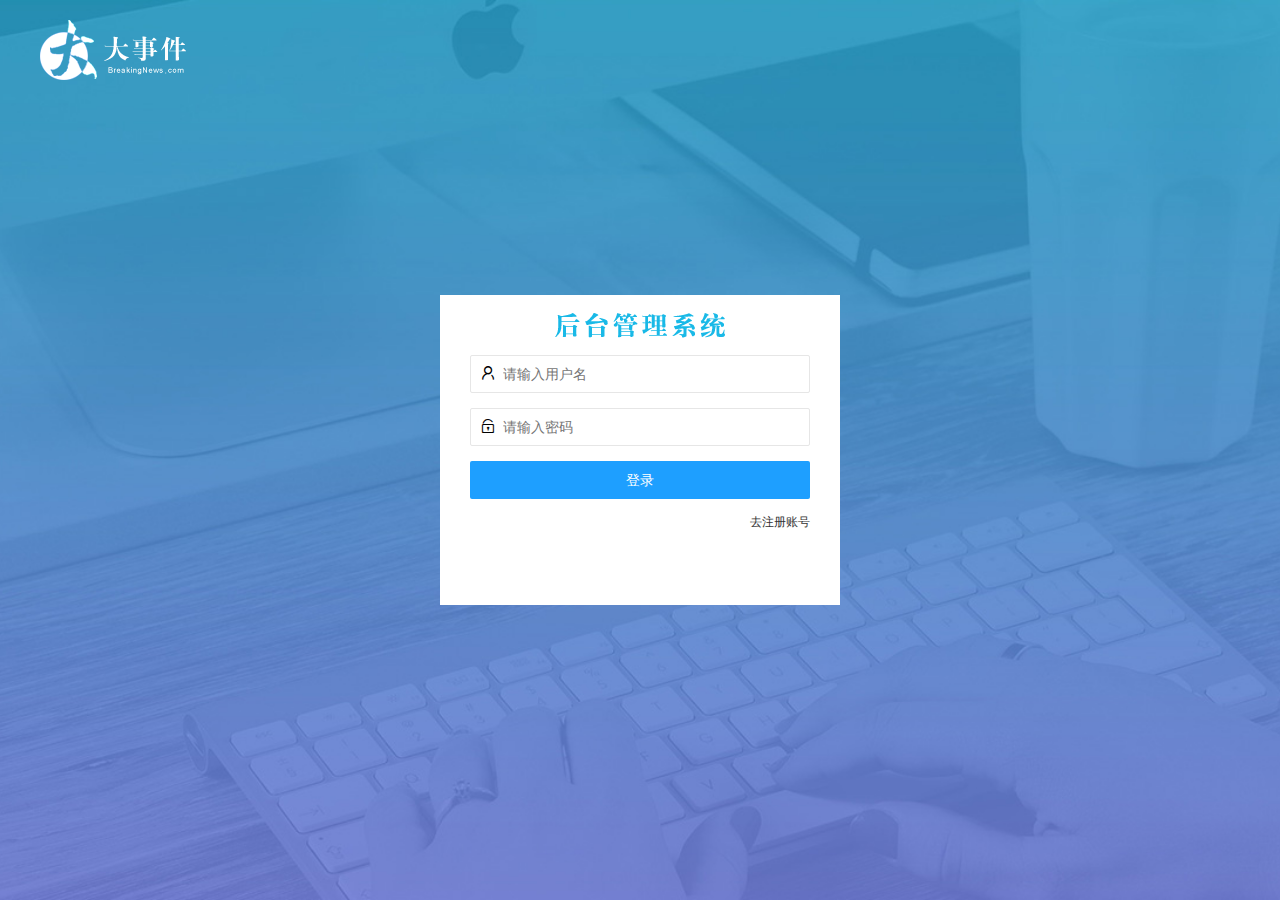
<file: login.html>
<!DOCTYPE html>
<html lang="en">

<head>
    <meta charset="UTF-8">
    <meta name="viewport" content="width=device-width, initial-scale=1.0">
    <title>大事件--登录</title>
    <!-- 先引入layui -->
    <link rel="stylesheet" href="/assets/lib/layui/css/layui.css">
    <!-- 再引入login.css,方便修改样式并覆盖 -->
    <link rel="stylesheet" href="/assets/css/login.css">
</head>

<body>
    <!-- 头部logo区域 -->
    <div class="header">
        <img src="/assets/images/logo.png" alt="">
    </div>

    <!-- 登录注册区域 -->
    <div class="loginAndRegBox">
        <!-- 1.顶部标题 -->
        <div class="title-box">
        </div>
        <!-- 2.登录的div -->
        <div class="login-box">
            <!-- 登录的表单 -->
            <form class="layui-form" id="form-login">
                <!-- 用户名 -->
                <div class="layui-form-item">
                    <i class="layui-icon layui-icon-username"></i>
                    <input type="text" name="username" required lay-verify="required" placeholder="请输入用户名" autocomplete="off" class="layui-input">
                </div>
                <!-- 密码 -->
                <div class="layui-form-item">
                    <i class="layui-icon layui-icon-password"></i>
                    <input type="password" name="password" required lay-verify="required|pwd" placeholder="请输入密码" autocomplete="off" class="layui-input">
                </div>
                <!-- 登录按钮 -->
                <div class="layui-form-item">
                    <button class="layui-btn layui-btn-fluid  layui-btn-normal" lay-submit>登录</button>
                </div>
                <!-- a链接 -->
                <div class="layui-form-item links">
                    <a href="javascript:;" id="link_reg">去注册账号</a>
                </div>
            </form>
        </div>
        <!-- 3.注册的div -->
        <div class="reg-box" style="display: none">
            <!-- 注册的表单 -->
            <form class="layui-form" id="form-reg">
                <!-- 用户名 -->
                <div class="layui-form-item">
                    <i class="layui-icon layui-icon-username"></i>
                    <input type="text" name="username" required lay-verify="required" placeholder="请输入用户名" autocomplete="off" class="layui-input">
                </div>
                <!-- 密码 -->
                <div class="layui-form-item">
                    <i class="layui-icon layui-icon-password"></i>
                    <input type="password" name="password" required lay-verify="required|pwd" placeholder="请输入密码" autocomplete="off" class="layui-input">
                </div>
                <!-- 再次输入密码 -->
                <div class="layui-form-item">
                    <i class="layui-icon layui-icon-password"></i>
                    <input type="password" name="repassword" required lay-verify="required|pwd|repwd" placeholder="再次确认密码" autocomplete="off" class="layui-input">
                </div>
                <!-- 注册按钮 -->
                <div class="layui-form-item">
                    <button class="layui-btn layui-btn-fluid  layui-btn-normal" lay-submit>注册</button>
                </div>
                <!-- a链接 -->
                <div class="layui-form-item links">
                    <a href="javascript:;" id="link_login">去登录</a>
                </div>
            </form>
        </div>

    </div>

    <!-- 导入Layui的js文件 -->
    <script src="/assets/lib/layui/layui.all.js"></script>
    <!-- 引入jquery -->
    <script src="/assets/lib/jquery.js"></script>
    <!-- 在jQuery之后,自己的js之前 -->
    <script src="/assets/js/baseAPI.js"></script>
    <!-- 引入自己的js -->
    <script src="/assets/js/login.js "></script>
</body>

</html>
</file>
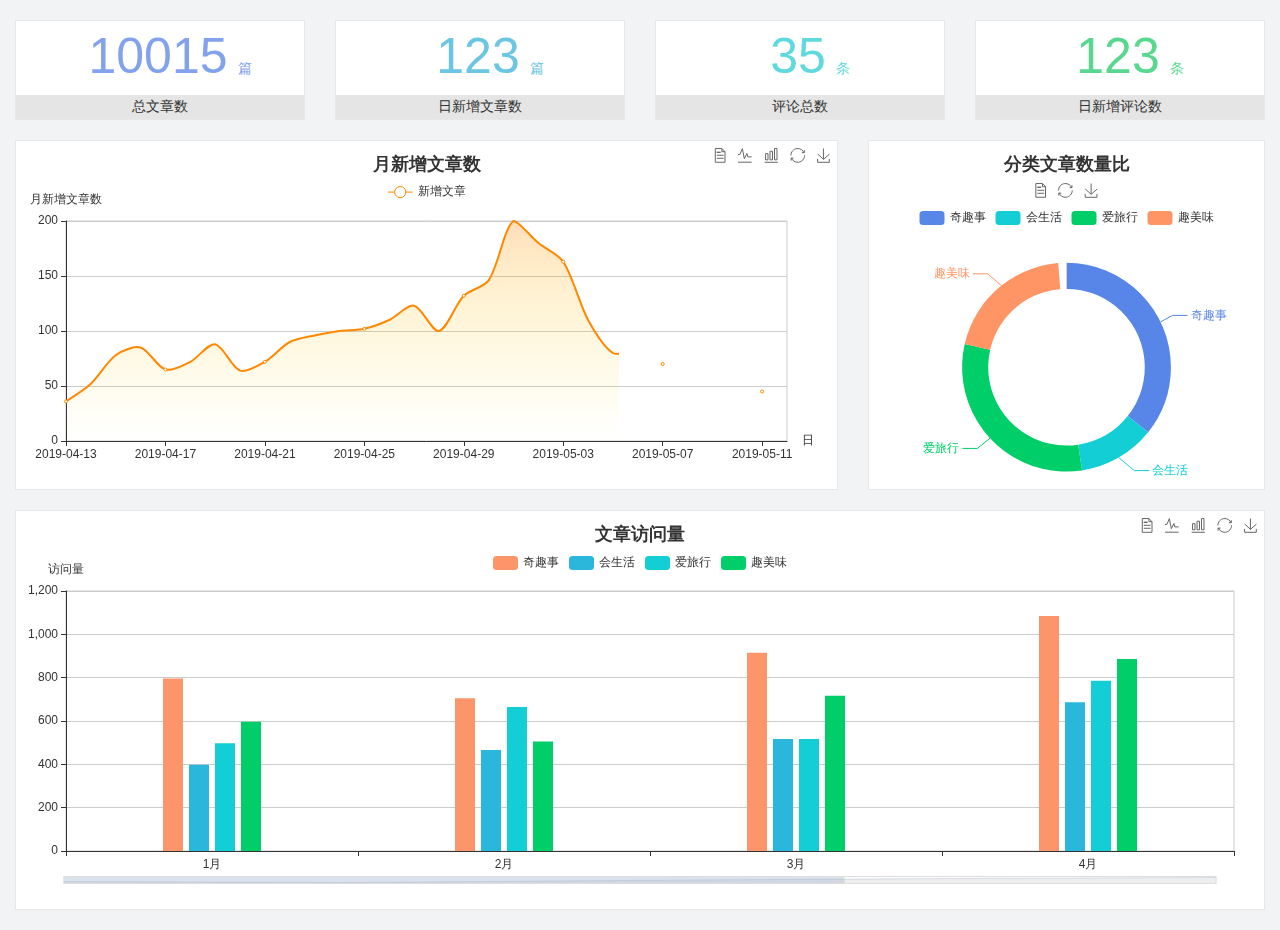
<file: home/dashboard.html>
<!DOCTYPE html>
<html lang="en">

<head>
  <meta charset="UTF-8">
  <meta name="viewport" content="width=device-width, initial-scale=1.0">
  <meta http-equiv="X-UA-Compatible" content="ie=edge">
  <title>图表统计</title>
  <link rel="stylesheet" href="../assets/lib/bootstrap.css" />
  <link rel="stylesheet" href="../assets/lib/main.css" />
  <script src="../assets/lib/jquery.js"></script>
  <script type="text/javascript" src="../assets/lib/echarts.min.js"></script>
</head>

<body>
  <div class="container-fluid">
    <div class="row spannel_list">
      <div class="col-sm-3 col-xs-6">
        <div class="spannel">
          <em>10015</em><span>篇</span>
          <b>总文章数</b>
        </div>
      </div>
      <div class="col-sm-3 col-xs-6">
        <div class="spannel scolor01">
          <em>123</em><span>篇</span>
          <b>日新增文章数</b>
        </div>
      </div>
      <div class="col-sm-3 col-xs-6">
        <div class="spannel scolor02">
          <em>35</em><span>条</span>
          <b>评论总数</b>
        </div>
      </div>
      <div class="col-sm-3 col-xs-6">
        <div class="spannel scolor03">
          <em>123</em><span>条</span>
          <b>日新增评论数</b>
        </div>
      </div>
    </div>
  </div>

  <div class="container-fluid">
    <div class="row curve-pie">
      <div class="col-lg-8 col-md-8">
        <div class="gragh_pannel" id="curve_show"></div>
      </div>
      <div class="col-lg-4 col-md-4">
        <div class="gragh_pannel" id="pie_show"></div>
      </div>
    </div>
  </div>

  <div class="container-fluid">
    <div class="column_pannel" id="column_show"></div>
  </div>

  <script>
    var oChart = echarts.init(document.getElementById('curve_show'));
    var aList_all = [
      { 'count': 36, 'date': '2019-04-13' },
      { 'count': 52, 'date': '2019-04-14' },
      { 'count': 78, 'date': '2019-04-15' },
      { 'count': 85, 'date': '2019-04-16' },
      { 'count': 65, 'date': '2019-04-17' },
      { 'count': 72, 'date': '2019-04-18' },
      { 'count': 88, 'date': '2019-04-19' },
      { 'count': 64, 'date': '2019-04-20' },
      { 'count': 72, 'date': '2019-04-21' },
      { 'count': 90, 'date': '2019-04-22' },
      { 'count': 96, 'date': '2019-04-23' },
      { 'count': 100, 'date': '2019-04-24' },
      { 'count': 102, 'date': '2019-04-25' },
      { 'count': 110, 'date': '2019-04-26' },
      { 'count': 123, 'date': '2019-04-27' },
      { 'count': 100, 'date': '2019-04-28' },
      { 'count': 132, 'date': '2019-04-29' },
      { 'count': 146, 'date': '2019-04-30' },
      { 'count': 200, 'date': '2019-05-01' },
      { 'count': 180, 'date': '2019-05-02' },
      { 'count': 163, 'date': '2019-05-03' },
      { 'count': 110, 'date': '2019-05-04' },
      { 'count': 80, 'date': '2019-05-05' },
      { 'count': 82, 'date': '2019-05-06' },
      { 'count': 70, 'date': '2019-05-07' },
      { 'count': 65, 'date': '2019-05-08' },
      { 'count': 54, 'date': '2019-05-09' },
      { 'count': 40, 'date': '2019-05-10' },
      { 'count': 45, 'date': '2019-05-11' },
      { 'count': 38, 'date': '2019-05-12' },
    ];

    let aCount = [];
    let aDate = [];

    for (var i = 0; i < aList_all.length; i++) {
      aCount.push(aList_all[i].count);
      aDate.push(aList_all[i].date);
    }

    var chartopt = {
      title: {
        text: '月新增文章数',
        left: 'center',
        top: '10'
      },
      tooltip: {
        trigger: 'axis'
      },
      legend: {
        data: ['新增文章'],
        top: '40'
      },
      toolbox: {
        show: true,
        feature: {
          mark: { show: true },
          dataView: { show: true, readOnly: false },
          magicType: { show: true, type: ['line', 'bar'] },
          restore: { show: true },
          saveAsImage: { show: true }
        }
      },
      calculable: true,
      xAxis: [
        {
          name: '日',
          type: 'category',
          boundaryGap: false,
          data: aDate
        }
      ],
      yAxis: [
        {
          name: '月新增文章数',
          type: 'value'
        }
      ],
      series: [
        {
          name: '新增文章',
          type: 'line',
          smooth: true,
          itemStyle: { normal: { areaStyle: { type: 'default' }, color: '#f80' }, lineStyle: { color: '#f80' } },
          data: aCount
        }],
      areaStyle: {
        normal: {
          color: new echarts.graphic.LinearGradient(0, 0, 0, 1, [{
            offset: 0,
            color: 'rgba(255,136,0,0.39)'
          }, {
            offset: .34,
            color: 'rgba(255,180,0,0.25)'
          }, {
            offset: 1,
            color: 'rgba(255,222,0,0.00)'
          }])

        }
      },
      grid: {
        show: true,
        x: 50,
        x2: 50,
        y: 80,
        height: 220
      }
    };

    oChart.setOption(chartopt);


    var oPie = echarts.init(document.getElementById('pie_show'));
    var oPieopt =
    {
      title: {
        top: 10,
        text: '分类文章数量比',
        x: 'center'
      },
      tooltip: {
        trigger: 'item',
        formatter: "{a} <br/>{b} : {c} ({d}%)"
      },
      color: ['#5885e8', '#13cfd5', '#00ce68', '#ff9565'],
      legend: {
        x: 'center',
        top: 65,
        data: ['奇趣事', '会生活', '爱旅行', '趣美味']
      },
      toolbox: {
        show: true,
        x: 'center',
        top: 35,
        feature: {
          mark: { show: true },
          dataView: { show: true, readOnly: false },
          magicType: {
            show: true,
            type: ['pie', 'funnel'],
            option: {
              funnel: {
                x: '25%',
                width: '50%',
                funnelAlign: 'left',
                max: 1548
              }
            }
          },
          restore: { show: true },
          saveAsImage: { show: true }
        }
      },
      calculable: true,
      series: [
        {
          name: '访问来源',
          type: 'pie',
          radius: ['45%', '60%'],
          center: ['50%', '65%'],
          data: [
            { value: 300, name: '奇趣事' },
            { value: 100, name: '会生活' },
            { value: 260, name: '爱旅行' },
            { value: 180, name: '趣美味' }
          ]
        }
      ]
    };
    oPie.setOption(oPieopt);



    var oColumn = this.echarts.init(document.getElementById('column_show'));
    var oColumnopt =
    {
      title: {
        text: '文章访问量',
        left: 'center',
        top: '10'
      },
      tooltip: {
        trigger: 'axis'
      },
      legend: {
        data: ['奇趣事', '会生活', '爱旅行', '趣美味'],
        top: '40'
      },
      toolbox: {
        show: true,
        feature: {
          mark: { show: true },
          dataView: { show: true, readOnly: false },
          magicType: { show: true, type: ['line', 'bar'] },
          restore: { show: true },
          saveAsImage: { show: true }
        }
      },
      calculable: true,
      xAxis: [
        {
          type: 'category',
          data: ['1月', '2月', '3月', '4月', '5月']
        }
      ],
      yAxis: [
        {
          name: '访问量',
          type: 'value'
        }
      ],
      series: [
        {
          name: '奇趣事',
          type: 'bar',
          barWidth: 20,
          itemStyle: {
            normal: { areaStyle: { type: 'default' }, color: '#fd956a' }
          },
          data: [800, 708, 920, 1090, 1200]
        },
        {
          name: '会生活',
          type: 'bar',
          barWidth: 20,
          itemStyle: {
            normal: { areaStyle: { type: 'default' }, color: '#2bb6db' }
          },
          data: [400, 468, 520, 690, 800]
        },
        {
          name: '爱旅行',
          type: 'bar',
          barWidth: 20,
          itemStyle: {
            normal: { areaStyle: { type: 'default' }, color: '#13cfd5' }
          },
          data: [500, 668, 520, 790, 900]
        },
        {
          name: '趣美味',
          type: 'bar',
          barWidth: 20,
          itemStyle: {
            normal: { areaStyle: { type: 'default' }, color: '#00ce68' }
          },
          data: [600, 508, 720, 890, 1000]
        }
      ],
      grid: {
        show: true,
        x: 50,
        x2: 30,
        y: 80,
        height: 260
      },
      dataZoom: [//给x轴设置滚动条
        {
          start: 0,//默认为0
          end: 100 - 1000 / 31,//默认为100
          type: 'slider',
          show: true,
          xAxisIndex: [0],
          handleSize: 0,//滑动条的 左右2个滑动条的大小
          height: 8,//组件高度
          left: 45, //左边的距离
          right: 50,//右边的距离
          bottom: 26,//右边的距离
          handleColor: '#ddd',//h滑动图标的颜色
          handleStyle: {
            borderColor: "#cacaca",
            borderWidth: "1",
            shadowBlur: 2,
            background: "#ddd",
            shadowColor: "#ddd",
          }
        }]
    };
    oColumn.setOption(oColumnopt);
  </script>
</body>

</html>
</file>
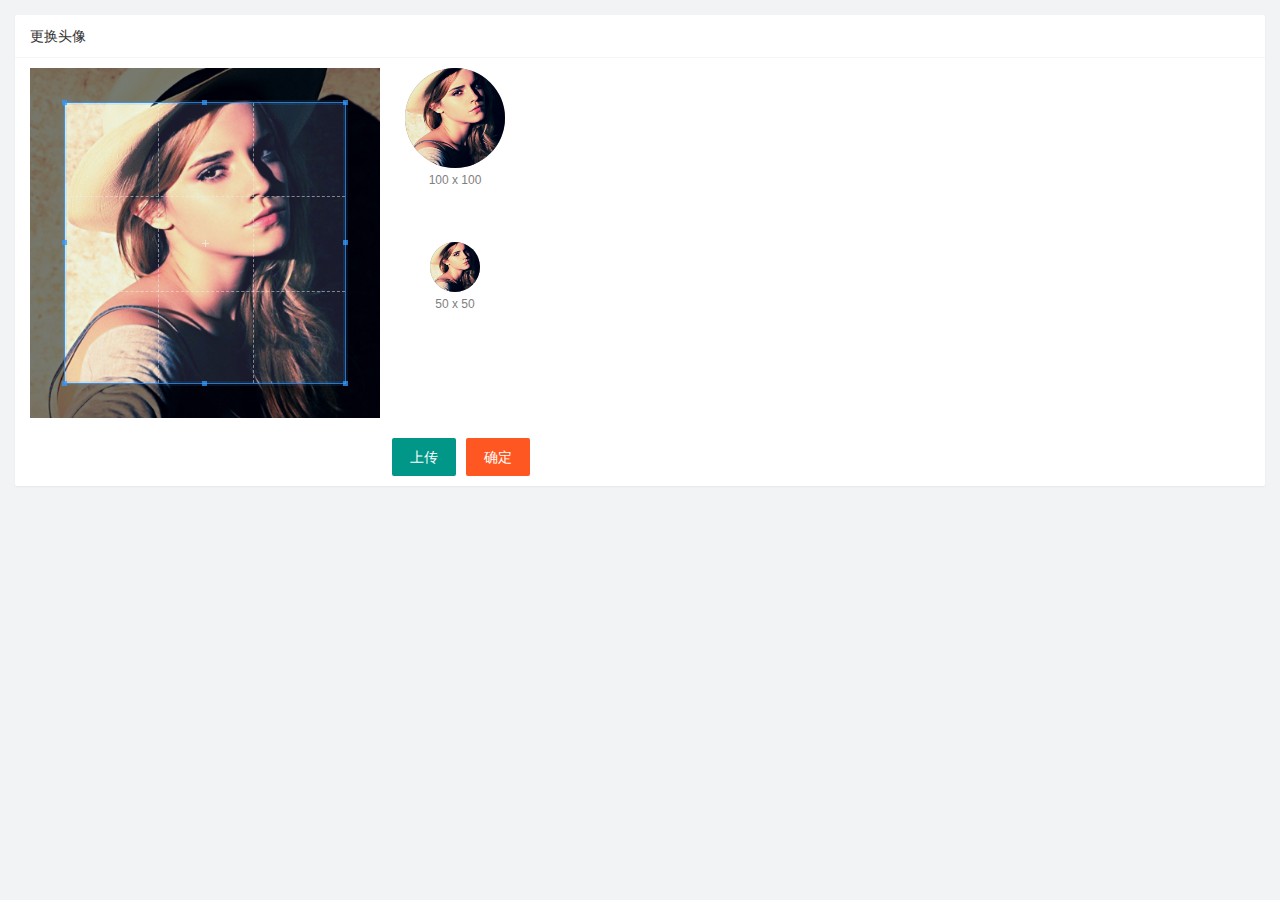
<file: user/user_avatar.html>
<!DOCTYPE html>
<html lang="en">

<head>
    <meta charset="UTF-8">
    <meta name="viewport" content="width=device-width, initial-scale=1.0">
    <title>Document</title>
    <link rel="stylesheet" href="/assets/lib/layui/css/layui.css">
    <link rel="stylesheet" href="/assets/css/user_avatar.css">
    <link rel="stylesheet" href="/assets/lib/cropper/cropper.css">
</head>

<body>
    <div class="layui-card">
        <div class="layui-card-header">更换头像</div>
        <div class="layui-card-body">
            <!-- 第一行的图片裁剪和预览区域 -->
            <div class="row1">
                <!-- 图片裁剪区域 -->
                <div class="cropper-box">
                    <!-- 这个 img 标签很重要，将来会把它初始化为裁剪区域 -->
                    <img id="image" src="/assets/images/sample.jpg" />
                </div>
                <!-- 图片的预览区域 -->
                <div class="preview-box">
                    <div>
                        <!-- 宽高为 100px 的预览区域 -->
                        <div class="img-preview w100"></div>
                        <p class="size">100 x 100</p>
                    </div>
                    <div>
                        <!-- 宽高为 50px 的预览区域 -->
                        <div class="img-preview w50"></div>
                        <p class="size">50 x 50</p>
                    </div>
                </div>
            </div>
            <!-- 第二行的按钮区域 -->
            <div class="row2">
                <!-- accept 设置可上传的文件类型 -->
                <input type="file" id="file" accept="image/png,image/jpeg">
                <button type="button" class="layui-btn" id="btnChooseImage">上传</button>
                <button type="button" id="btnUpload" class="layui-btn layui-btn-danger">确定</button>
            </div>
        </div>
    </div>

    <!-- 引入layui 的 js -->
    <script src="/assets/lib/layui/layui.all.js"></script>
    <!-- 引入jQuery -->
    <script src="/assets/lib/jquery.js"></script>
    <!-- 引入baseAPI -->
    <script src="/assets/js/baseAPI.js"></script>
    <!-- 引入自己的js -->
    <script src="/assets/js/user/user_avatar.js"></script>
    <script src="/assets/lib/cropper/Cropper.js"></script>
    <script src="/assets/lib/cropper/jquery-cropper.js"></script>
</body>

</html>
</file>
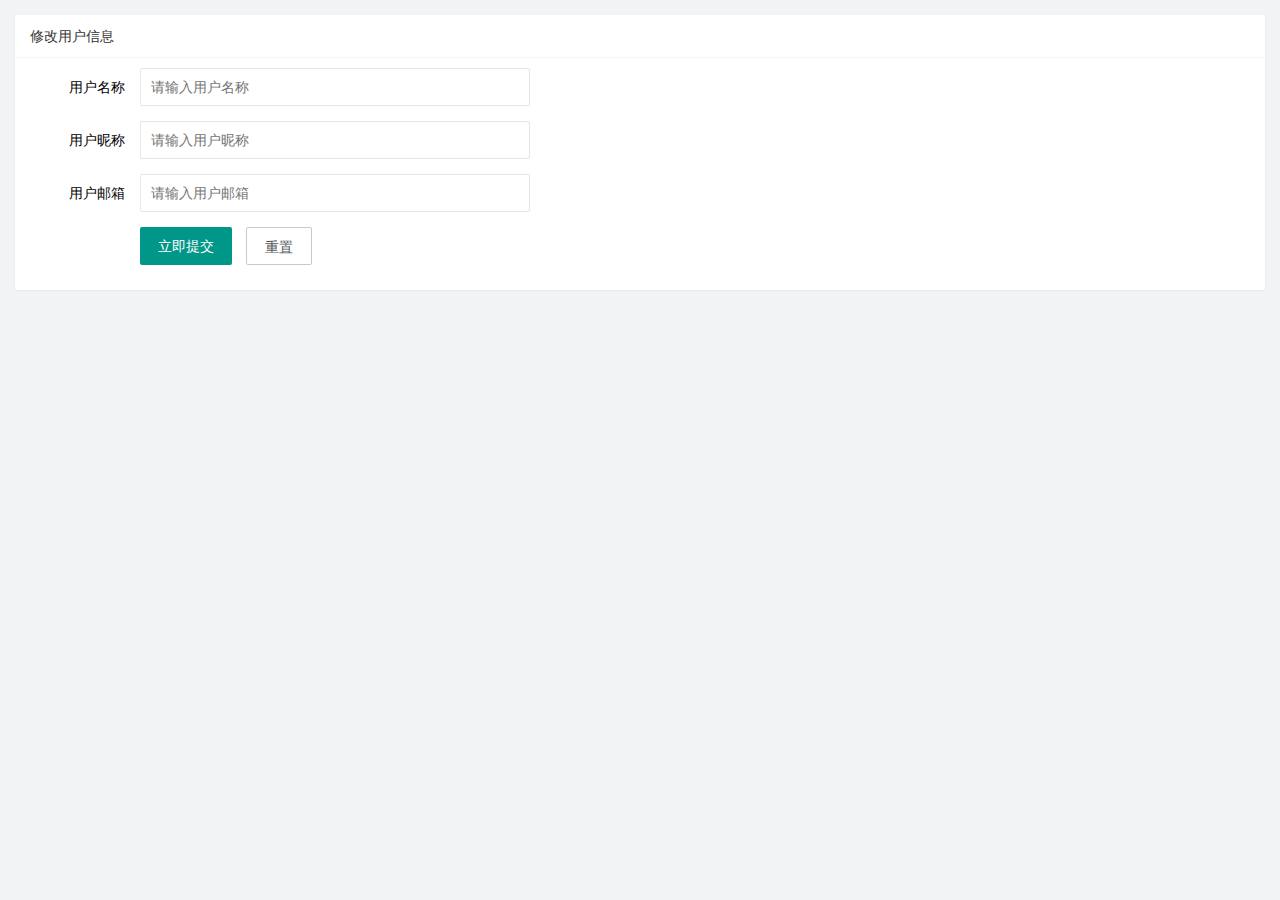
<file: user/user_info.html>
<!DOCTYPE html>
<html lang="en">

<head>
    <meta charset="UTF-8">
    <meta name="viewport" content="width=device-width, initial-scale=1.0">
    <title>Document</title>
    <link rel="stylesheet" href="/assets/lib/layui/css/layui.css">
    <link rel="stylesheet" href="/assets/css/user_info.css">
</head>

<body>
    <!-- 卡片区域 -->
    <div class="layui-card">
        <div class="layui-card-header">修改用户信息</div>
        <div class="layui-card-body">
            <form class="layui-form" lay-filter="formUserInfo">
                <!-- 隐藏域保存id -->
                <input type="hidden" name="id">
                <!-- 1 -->
                <div class="layui-form-item">
                    <label class="layui-form-label">用户名称</label>
                    <div class="layui-input-block">
                        <input type="text" name="username" readonly required lay-verify="required" placeholder="请输入用户名称" autocomplete="off" class="layui-input">
                    </div>
                </div>
                <!-- 2 -->
                <div class="layui-form-item">
                    <label class="layui-form-label">用户昵称</label>
                    <div class="layui-input-block">
                        <input type="text" name="nickname" required lay-verify="required|nickname" placeholder="请输入用户昵称" autocomplete="off" class="layui-input">
                    </div>
                </div>
                <!-- 3 -->
                <div class="layui-form-item">
                    <label class="layui-form-label">用户邮箱</label>
                    <div class="layui-input-block">
                        <input type="text" name="email" required lay-verify="required|email" placeholder="请输入用户邮箱" autocomplete="off" class="layui-input">
                    </div>
                </div>
                <!-- 4 -->
                <div class="layui-form-item">
                    <div class="layui-input-block">
                        <button class="layui-btn" lay-submit lay-filter="formDemo">立即提交</button>
                        <button id="btnReset" type="reset" class="layui-btn layui-btn-primary">重置</button>
                    </div>
                </div>
            </form>
        </div>
    </div>

    <!-- 引入layui 的 js -->
    <script src="/assets/lib/layui/layui.all.js "></script>
    <!-- 引入jQuery -->
    <script src="/assets/lib/jquery.js"></script>
    <!-- 引入baseAPI -->
    <script src="/assets/js/baseAPI.js"></script>
    <!-- 引入自己的js -->
    <script src="/assets/js/user/user_info.js"></script>
</body>

</html>
</file>
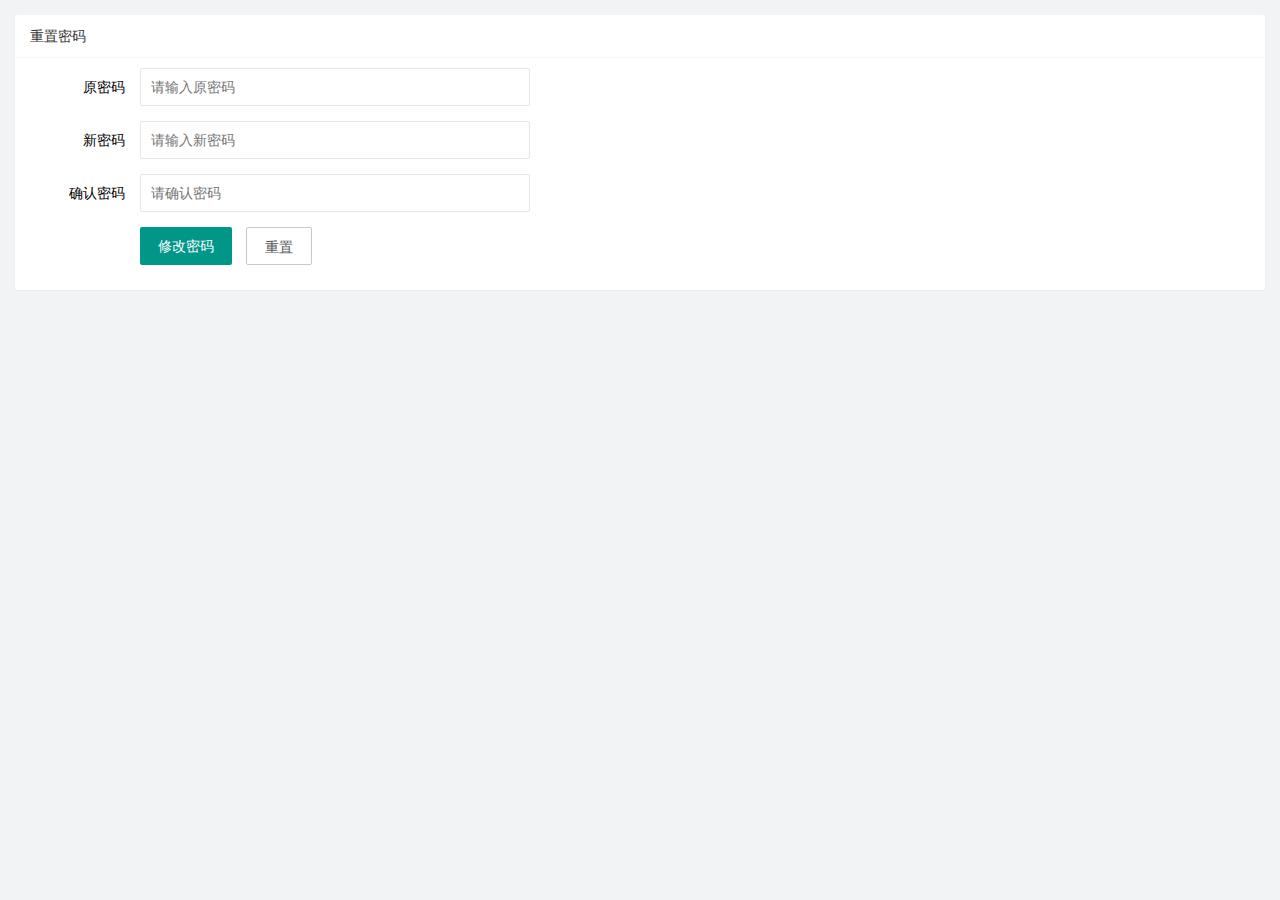
<file: user/user_pwd.html>
<!DOCTYPE html>
<html lang="en">

<head>
    <meta charset="UTF-8">
    <meta name="viewport" content="width=device-width, initial-scale=1.0">
    <title>Document</title>
    <link rel="stylesheet" href="/assets/lib/layui/css/layui.css">
    <link rel="stylesheet" href="/assets/css/user_pwd.css">
</head>

<body>
    <div class="layui-card">
        <div class="layui-card-header">重置密码</div>
        <div class="layui-card-body">
            <form class="layui-form">
                <div class="layui-form-item">
                    <label class="layui-form-label">原密码</label>
                    <div class="layui-input-block">
                        <input type="password" name="oldPwd" required lay-verify="required|pwd" placeholder="请输入原密码" autocomplete="off" class="layui-input">
                    </div>
                </div>
                <div class="layui-form-item">
                    <label class="layui-form-label">新密码</label>
                    <div class="layui-input-block">
                        <input type="password" name="newPwd" required lay-verify="required|pwd|samePwd" placeholder="请输入新密码" autocomplete="off" class="layui-input">
                    </div>
                </div>
                <div class="layui-form-item">
                    <label class="layui-form-label">确认密码</label>
                    <div class="layui-input-block">
                        <input type="password" name="rePwd" required lay-verify="required|pwd|rePwd" placeholder="请确认密码" autocomplete="off" class="layui-input">
                    </div>
                </div>
                <div class="layui-form-item">
                    <div class="layui-input-block">
                        <button class="layui-btn" lay-submit lay-filter="formDemo">修改密码</button>
                        <button type="reset" class="layui-btn layui-btn-primary">重置</button>
                    </div>
                </div>
            </form>
        </div>
    </div>

    <!-- 引入layui 的 js -->
    <script src="/assets/lib/layui/layui.all.js "></script>
    <!-- 引入jQuery -->
    <script src="/assets/lib/jquery.js"></script>
    <!-- 引入baseAPI -->
    <script src="/assets/js/baseAPI.js"></script>
    <!-- 引入自己的js -->
    <script src="/assets/js/user/user_pwd.js"></script>
</body>

</html>
</file>
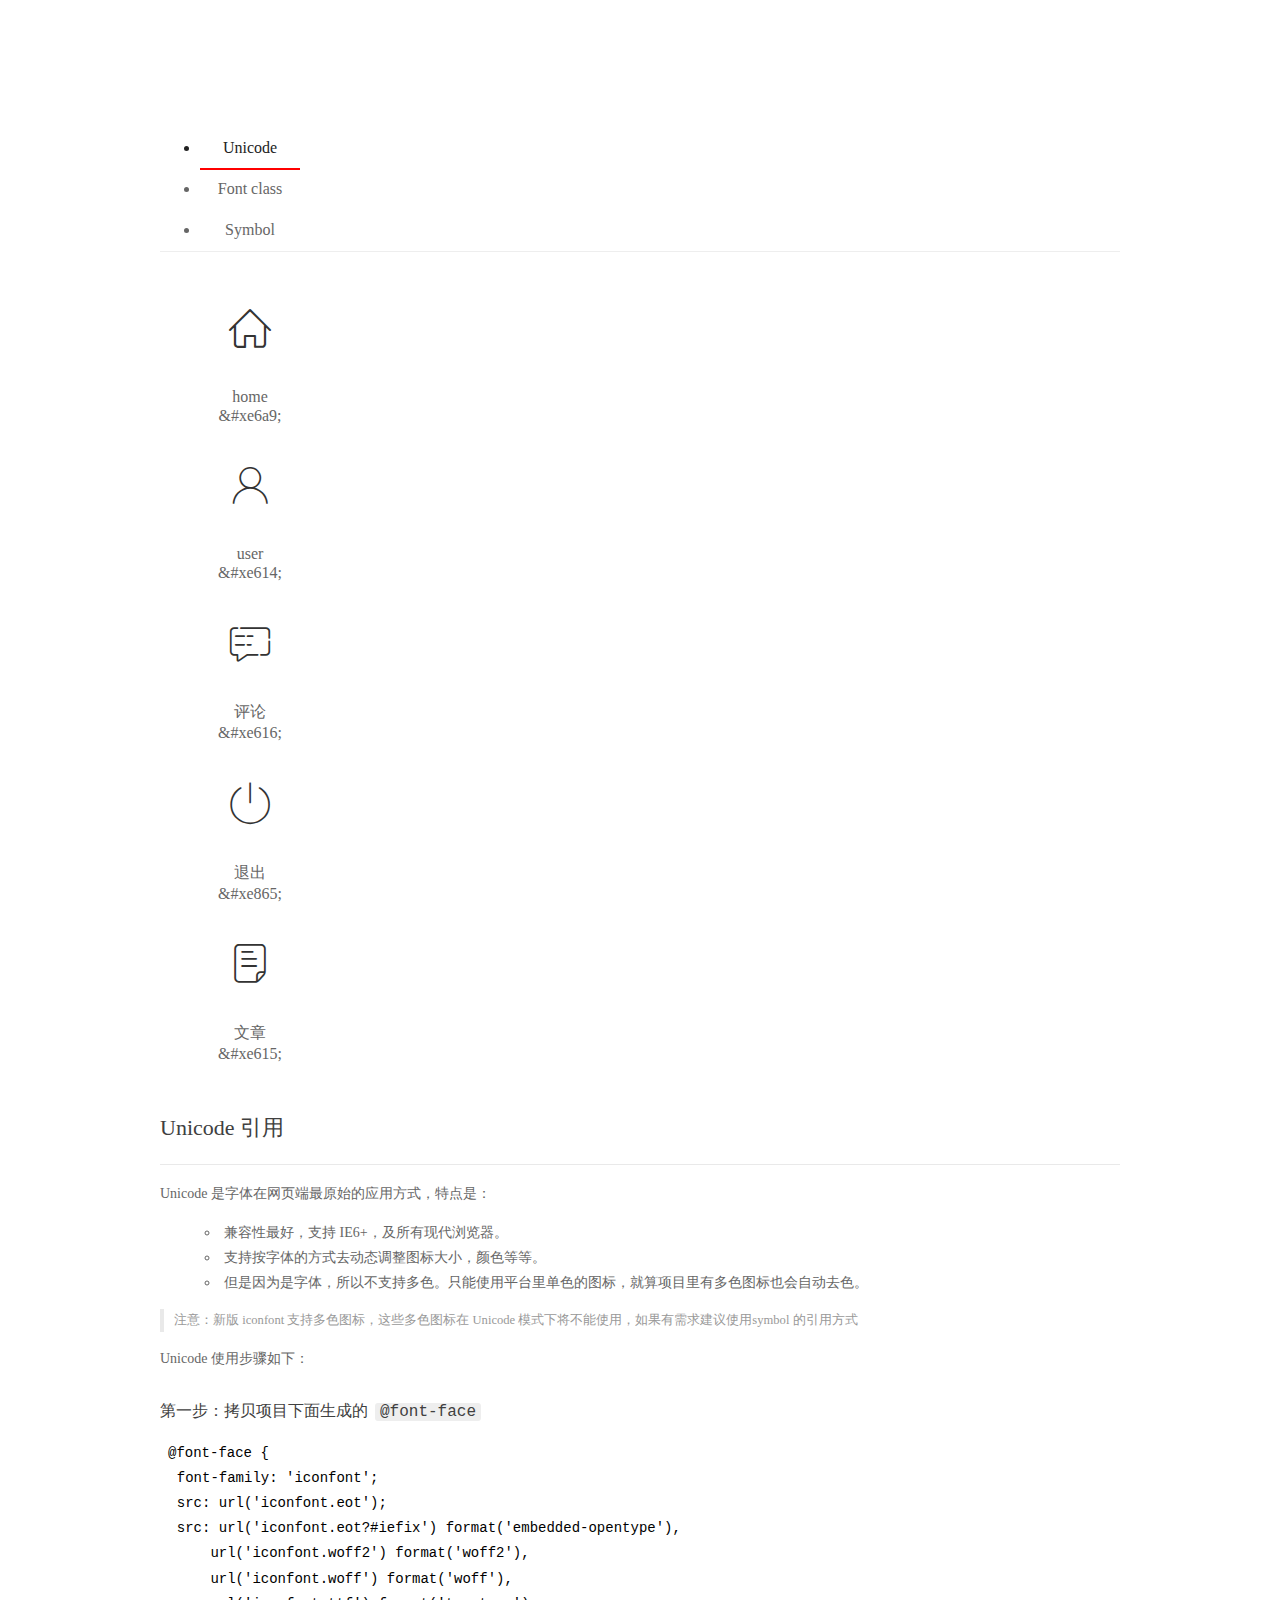
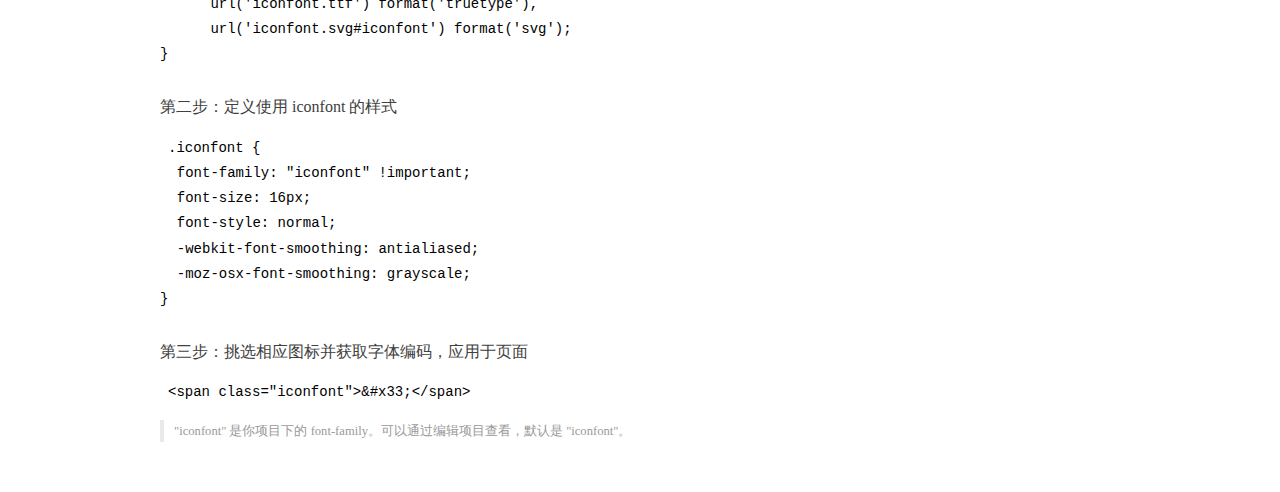
<file: assets/fonts/demo_index.html>
<!DOCTYPE html>
<html>
<head>
  <meta charset="utf-8"/>
  <title>IconFont Demo</title>
  <link rel="shortcut icon" href="https://gtms04.alicdn.com/tps/i4/TB1_oz6GVXXXXaFXpXXJDFnIXXX-64-64.ico" type="image/x-icon"/>
  <link rel="stylesheet" href="https://g.alicdn.com/thx/cube/1.3.2/cube.min.css">
  <link rel="stylesheet" href="demo.css">
  <link rel="stylesheet" href="iconfont.css">
  <script src="iconfont.js"></script>
  <!-- jQuery -->
  <script src="https://a1.alicdn.com/oss/uploads/2018/12/26/7bfddb60-08e8-11e9-9b04-53e73bb6408b.js"></script>
  <!-- 代码高亮 -->
  <script src="https://a1.alicdn.com/oss/uploads/2018/12/26/a3f714d0-08e6-11e9-8a15-ebf944d7534c.js"></script>
</head>
<body>
  <div class="main">
    <h1 class="logo"><a href="https://www.iconfont.cn/" title="iconfont 首页" target="_blank">&#xe86b;</a></h1>
    <div class="nav-tabs">
      <ul id="tabs" class="dib-box">
        <li class="dib active"><span>Unicode</span></li>
        <li class="dib"><span>Font class</span></li>
        <li class="dib"><span>Symbol</span></li>
      </ul>
      
    </div>
    <div class="tab-container">
      <div class="content unicode" style="display: block;">
          <ul class="icon_lists dib-box">
          
            <li class="dib">
              <span class="icon iconfont">&#xe6a9;</span>
                <div class="name">home</div>
                <div class="code-name">&amp;#xe6a9;</div>
              </li>
          
            <li class="dib">
              <span class="icon iconfont">&#xe614;</span>
                <div class="name">user</div>
                <div class="code-name">&amp;#xe614;</div>
              </li>
          
            <li class="dib">
              <span class="icon iconfont">&#xe616;</span>
                <div class="name">评论</div>
                <div class="code-name">&amp;#xe616;</div>
              </li>
          
            <li class="dib">
              <span class="icon iconfont">&#xe865;</span>
                <div class="name">退出</div>
                <div class="code-name">&amp;#xe865;</div>
              </li>
          
            <li class="dib">
              <span class="icon iconfont">&#xe615;</span>
                <div class="name">文章</div>
                <div class="code-name">&amp;#xe615;</div>
              </li>
          
          </ul>
          <div class="article markdown">
          <h2 id="unicode-">Unicode 引用</h2>
          <hr>

          <p>Unicode 是字体在网页端最原始的应用方式，特点是：</p>
          <ul>
            <li>兼容性最好，支持 IE6+，及所有现代浏览器。</li>
            <li>支持按字体的方式去动态调整图标大小，颜色等等。</li>
            <li>但是因为是字体，所以不支持多色。只能使用平台里单色的图标，就算项目里有多色图标也会自动去色。</li>
          </ul>
          <blockquote>
            <p>注意：新版 iconfont 支持多色图标，这些多色图标在 Unicode 模式下将不能使用，如果有需求建议使用symbol 的引用方式</p>
          </blockquote>
          <p>Unicode 使用步骤如下：</p>
          <h3 id="-font-face">第一步：拷贝项目下面生成的 <code>@font-face</code></h3>
<pre><code class="language-css"
>@font-face {
  font-family: 'iconfont';
  src: url('iconfont.eot');
  src: url('iconfont.eot?#iefix') format('embedded-opentype'),
      url('iconfont.woff2') format('woff2'),
      url('iconfont.woff') format('woff'),
      url('iconfont.ttf') format('truetype'),
      url('iconfont.svg#iconfont') format('svg');
}
</code></pre>
          <h3 id="-iconfont-">第二步：定义使用 iconfont 的样式</h3>
<pre><code class="language-css"
>.iconfont {
  font-family: "iconfont" !important;
  font-size: 16px;
  font-style: normal;
  -webkit-font-smoothing: antialiased;
  -moz-osx-font-smoothing: grayscale;
}
</code></pre>
          <h3 id="-">第三步：挑选相应图标并获取字体编码，应用于页面</h3>
<pre>
<code class="language-html"
>&lt;span class="iconfont"&gt;&amp;#x33;&lt;/span&gt;
</code></pre>
          <blockquote>
            <p>"iconfont" 是你项目下的 font-family。可以通过编辑项目查看，默认是 "iconfont"。</p>
          </blockquote>
          </div>
      </div>
      <div class="content font-class">
        <ul class="icon_lists dib-box">
          
          <li class="dib">
            <span class="icon iconfont icon-home"></span>
            <div class="name">
              home
            </div>
            <div class="code-name">.icon-home
            </div>
          </li>
          
          <li class="dib">
            <span class="icon iconfont icon-user"></span>
            <div class="name">
              user
            </div>
            <div class="code-name">.icon-user
            </div>
          </li>
          
          <li class="dib">
            <span class="icon iconfont icon-pinglun"></span>
            <div class="name">
              评论
            </div>
            <div class="code-name">.icon-pinglun
            </div>
          </li>
          
          <li class="dib">
            <span class="icon iconfont icon-tuichu"></span>
            <div class="name">
              退出
            </div>
            <div class="code-name">.icon-tuichu
            </div>
          </li>
          
          <li class="dib">
            <span class="icon iconfont icon-16"></span>
            <div class="name">
              文章
            </div>
            <div class="code-name">.icon-16
            </div>
          </li>
          
        </ul>
        <div class="article markdown">
        <h2 id="font-class-">font-class 引用</h2>
        <hr>

        <p>font-class 是 Unicode 使用方式的一种变种，主要是解决 Unicode 书写不直观，语意不明确的问题。</p>
        <p>与 Unicode 使用方式相比，具有如下特点：</p>
        <ul>
          <li>兼容性良好，支持 IE8+，及所有现代浏览器。</li>
          <li>相比于 Unicode 语意明确，书写更直观。可以很容易分辨这个 icon 是什么。</li>
          <li>因为使用 class 来定义图标，所以当要替换图标时，只需要修改 class 里面的 Unicode 引用。</li>
          <li>不过因为本质上还是使用的字体，所以多色图标还是不支持的。</li>
        </ul>
        <p>使用步骤如下：</p>
        <h3 id="-fontclass-">第一步：引入项目下面生成的 fontclass 代码：</h3>
<pre><code class="language-html">&lt;link rel="stylesheet" href="./iconfont.css"&gt;
</code></pre>
        <h3 id="-">第二步：挑选相应图标并获取类名，应用于页面：</h3>
<pre><code class="language-html">&lt;span class="iconfont icon-xxx"&gt;&lt;/span&gt;
</code></pre>
        <blockquote>
          <p>"
            iconfont" 是你项目下的 font-family。可以通过编辑项目查看，默认是 "iconfont"。</p>
        </blockquote>
      </div>
      </div>
      <div class="content symbol">
          <ul class="icon_lists dib-box">
          
            <li class="dib">
                <svg class="icon svg-icon" aria-hidden="true">
                  <use xlink:href="#icon-home"></use>
                </svg>
                <div class="name">home</div>
                <div class="code-name">#icon-home</div>
            </li>
          
            <li class="dib">
                <svg class="icon svg-icon" aria-hidden="true">
                  <use xlink:href="#icon-user"></use>
                </svg>
                <div class="name">user</div>
                <div class="code-name">#icon-user</div>
            </li>
          
            <li class="dib">
                <svg class="icon svg-icon" aria-hidden="true">
                  <use xlink:href="#icon-pinglun"></use>
                </svg>
                <div class="name">评论</div>
                <div class="code-name">#icon-pinglun</div>
            </li>
          
            <li class="dib">
                <svg class="icon svg-icon" aria-hidden="true">
                  <use xlink:href="#icon-tuichu"></use>
                </svg>
                <div class="name">退出</div>
                <div class="code-name">#icon-tuichu</div>
            </li>
          
            <li class="dib">
                <svg class="icon svg-icon" aria-hidden="true">
                  <use xlink:href="#icon-16"></use>
                </svg>
                <div class="name">文章</div>
                <div class="code-name">#icon-16</div>
            </li>
          
          </ul>
          <div class="article markdown">
          <h2 id="symbol-">Symbol 引用</h2>
          <hr>

          <p>这是一种全新的使用方式，应该说这才是未来的主流，也是平台目前推荐的用法。相关介绍可以参考这篇<a href="">文章</a>
            这种用法其实是做了一个 SVG 的集合，与另外两种相比具有如下特点：</p>
          <ul>
            <li>支持多色图标了，不再受单色限制。</li>
            <li>通过一些技巧，支持像字体那样，通过 <code>font-size</code>, <code>color</code> 来调整样式。</li>
            <li>兼容性较差，支持 IE9+，及现代浏览器。</li>
            <li>浏览器渲染 SVG 的性能一般，还不如 png。</li>
          </ul>
          <p>使用步骤如下：</p>
          <h3 id="-symbol-">第一步：引入项目下面生成的 symbol 代码：</h3>
<pre><code class="language-html">&lt;script src="./iconfont.js"&gt;&lt;/script&gt;
</code></pre>
          <h3 id="-css-">第二步：加入通用 CSS 代码（引入一次就行）：</h3>
<pre><code class="language-html">&lt;style&gt;
.icon {
  width: 1em;
  height: 1em;
  vertical-align: -0.15em;
  fill: currentColor;
  overflow: hidden;
}
&lt;/style&gt;
</code></pre>
          <h3 id="-">第三步：挑选相应图标并获取类名，应用于页面：</h3>
<pre><code class="language-html">&lt;svg class="icon" aria-hidden="true"&gt;
  &lt;use xlink:href="#icon-xxx"&gt;&lt;/use&gt;
&lt;/svg&gt;
</code></pre>
          </div>
      </div>

    </div>
  </div>
  <script>
  $(document).ready(function () {
      $('.tab-container .content:first').show()

      $('#tabs li').click(function (e) {
        var tabContent = $('.tab-container .content')
        var index = $(this).index()

        if ($(this).hasClass('active')) {
          return
        } else {
          $('#tabs li').removeClass('active')
          $(this).addClass('active')

          tabContent.hide().eq(index).fadeIn()
        }
      })
    })
  </script>
</body>
</html>
</file>
<file: assets/lib/layui/css/layui.css>
/** layui-v2.5.5 MIT License By https://www.layui.com */
 .layui-inline,img{display:inline-block;vertical-align:middle}h1,h2,h3,h4,h5,h6{font-weight:400}.layui-edge,.layui-header,.layui-inline,.layui-main{position:relative}.layui-body,.layui-edge,.layui-elip{overflow:hidden}.layui-btn,.layui-edge,.layui-inline,img{vertical-align:middle}.layui-btn,.layui-disabled,.layui-icon,.layui-unselect{-moz-user-select:none;-webkit-user-select:none;-ms-user-select:none}.layui-elip,.layui-form-checkbox span,.layui-form-pane .layui-form-label{text-overflow:ellipsis;white-space:nowrap}.layui-breadcrumb,.layui-tree-btnGroup{visibility:hidden}blockquote,body,button,dd,div,dl,dt,form,h1,h2,h3,h4,h5,h6,input,li,ol,p,pre,td,textarea,th,ul{margin:0;padding:0;-webkit-tap-highlight-color:rgba(0,0,0,0)}a:active,a:hover{outline:0}img{border:none}li{list-style:none}table{border-collapse:collapse;border-spacing:0}h4,h5,h6{font-size:100%}button,input,optgroup,option,select,textarea{font-family:inherit;font-size:inherit;font-style:inherit;font-weight:inherit;outline:0}pre{white-space:pre-wrap;white-space:-moz-pre-wrap;white-space:-pre-wrap;white-space:-o-pre-wrap;word-wrap:break-word}body{line-height:24px;font:14px Helvetica Neue,Helvetica,PingFang SC,Tahoma,Arial,sans-serif}hr{height:1px;margin:10px 0;border:0;clear:both}a{color:#333;text-decoration:none}a:hover{color:#777}a cite{font-style:normal;*cursor:pointer}.layui-border-box,.layui-border-box *{box-sizing:border-box}.layui-box,.layui-box *{box-sizing:content-box}.layui-clear{clear:both;*zoom:1}.layui-clear:after{content:'\20';clear:both;*zoom:1;display:block;height:0}.layui-inline{*display:inline;*zoom:1}.layui-edge{display:inline-block;width:0;height:0;border-width:6px;border-style:dashed;border-color:transparent}.layui-edge-top{top:-4px;border-bottom-color:#999;border-bottom-style:solid}.layui-edge-right{border-left-color:#999;border-left-style:solid}.layui-edge-bottom{top:2px;border-top-color:#999;border-top-style:solid}.layui-edge-left{border-right-color:#999;border-right-style:solid}.layui-disabled,.layui-disabled:hover{color:#d2d2d2!important;cursor:not-allowed!important}.layui-circle{border-radius:100%}.layui-show{display:block!important}.layui-hide{display:none!important}@font-face{font-family:layui-icon;src:url(../font/iconfont.eot?v=250);src:url(../font/iconfont.eot?v=250#iefix) format('embedded-opentype'),url(../font/iconfont.woff2?v=250) format('woff2'),url(../font/iconfont.woff?v=250) format('woff'),url(../font/iconfont.ttf?v=250) format('truetype'),url(../font/iconfont.svg?v=250#layui-icon) format('svg')}.layui-icon{font-family:layui-icon!important;font-size:16px;font-style:normal;-webkit-font-smoothing:antialiased;-moz-osx-font-smoothing:grayscale}.layui-icon-reply-fill:before{content:"\e611"}.layui-icon-set-fill:before{content:"\e614"}.layui-icon-menu-fill:before{content:"\e60f"}.layui-icon-search:before{content:"\e615"}.layui-icon-share:before{content:"\e641"}.layui-icon-set-sm:before{content:"\e620"}.layui-icon-engine:before{content:"\e628"}.layui-icon-close:before{content:"\1006"}.layui-icon-close-fill:before{content:"\1007"}.layui-icon-chart-screen:before{content:"\e629"}.layui-icon-star:before{content:"\e600"}.layui-icon-circle-dot:before{content:"\e617"}.layui-icon-chat:before{content:"\e606"}.layui-icon-release:before{content:"\e609"}.layui-icon-list:before{content:"\e60a"}.layui-icon-chart:before{content:"\e62c"}.layui-icon-ok-circle:before{content:"\1005"}.layui-icon-layim-theme:before{content:"\e61b"}.layui-icon-table:before{content:"\e62d"}.layui-icon-right:before{content:"\e602"}.layui-icon-left:before{content:"\e603"}.layui-icon-cart-simple:before{content:"\e698"}.layui-icon-face-cry:before{content:"\e69c"}.layui-icon-face-smile:before{content:"\e6af"}.layui-icon-survey:before{content:"\e6b2"}.layui-icon-tree:before{content:"\e62e"}.layui-icon-upload-circle:before{content:"\e62f"}.layui-icon-add-circle:before{content:"\e61f"}.layui-icon-download-circle:before{content:"\e601"}.layui-icon-templeate-1:before{content:"\e630"}.layui-icon-util:before{content:"\e631"}.layui-icon-face-surprised:before{content:"\e664"}.layui-icon-edit:before{content:"\e642"}.layui-icon-speaker:before{content:"\e645"}.layui-icon-down:before{content:"\e61a"}.layui-icon-file:before{content:"\e621"}.layui-icon-layouts:before{content:"\e632"}.layui-icon-rate-half:before{content:"\e6c9"}.layui-icon-add-circle-fine:before{content:"\e608"}.layui-icon-prev-circle:before{content:"\e633"}.layui-icon-read:before{content:"\e705"}.layui-icon-404:before{content:"\e61c"}.layui-icon-carousel:before{content:"\e634"}.layui-icon-help:before{content:"\e607"}.layui-icon-code-circle:before{content:"\e635"}.layui-icon-water:before{content:"\e636"}.layui-icon-username:before{content:"\e66f"}.layui-icon-find-fill:before{content:"\e670"}.layui-icon-about:before{content:"\e60b"}.layui-icon-location:before{content:"\e715"}.layui-icon-up:before{content:"\e619"}.layui-icon-pause:before{content:"\e651"}.layui-icon-date:before{content:"\e637"}.layui-icon-layim-uploadfile:before{content:"\e61d"}.layui-icon-delete:before{content:"\e640"}.layui-icon-play:before{content:"\e652"}.layui-icon-top:before{content:"\e604"}.layui-icon-friends:before{content:"\e612"}.layui-icon-refresh-3:before{content:"\e9aa"}.layui-icon-ok:before{content:"\e605"}.layui-icon-layer:before{content:"\e638"}.layui-icon-face-smile-fine:before{content:"\e60c"}.layui-icon-dollar:before{content:"\e659"}.layui-icon-group:before{content:"\e613"}.layui-icon-layim-download:before{content:"\e61e"}.layui-icon-picture-fine:before{content:"\e60d"}.layui-icon-link:before{content:"\e64c"}.layui-icon-diamond:before{content:"\e735"}.layui-icon-log:before{content:"\e60e"}.layui-icon-rate-solid:before{content:"\e67a"}.layui-icon-fonts-del:before{content:"\e64f"}.layui-icon-unlink:before{content:"\e64d"}.layui-icon-fonts-clear:before{content:"\e639"}.layui-icon-triangle-r:before{content:"\e623"}.layui-icon-circle:before{content:"\e63f"}.layui-icon-radio:before{content:"\e643"}.layui-icon-align-center:before{content:"\e647"}.layui-icon-align-right:before{content:"\e648"}.layui-icon-align-left:before{content:"\e649"}.layui-icon-loading-1:before{content:"\e63e"}.layui-icon-return:before{content:"\e65c"}.layui-icon-fonts-strong:before{content:"\e62b"}.layui-icon-upload:before{content:"\e67c"}.layui-icon-dialogue:before{content:"\e63a"}.layui-icon-video:before{content:"\e6ed"}.layui-icon-headset:before{content:"\e6fc"}.layui-icon-cellphone-fine:before{content:"\e63b"}.layui-icon-add-1:before{content:"\e654"}.layui-icon-face-smile-b:before{content:"\e650"}.layui-icon-fonts-html:before{content:"\e64b"}.layui-icon-form:before{content:"\e63c"}.layui-icon-cart:before{content:"\e657"}.layui-icon-camera-fill:before{content:"\e65d"}.layui-icon-tabs:before{content:"\e62a"}.layui-icon-fonts-code:before{content:"\e64e"}.layui-icon-fire:before{content:"\e756"}.layui-icon-set:before{content:"\e716"}.layui-icon-fonts-u:before{content:"\e646"}.layui-icon-triangle-d:before{content:"\e625"}.layui-icon-tips:before{content:"\e702"}.layui-icon-picture:before{content:"\e64a"}.layui-icon-more-vertical:before{content:"\e671"}.layui-icon-flag:before{content:"\e66c"}.layui-icon-loading:before{content:"\e63d"}.layui-icon-fonts-i:before{content:"\e644"}.layui-icon-refresh-1:before{content:"\e666"}.layui-icon-rmb:before{content:"\e65e"}.layui-icon-home:before{content:"\e68e"}.layui-icon-user:before{content:"\e770"}.layui-icon-notice:before{content:"\e667"}.layui-icon-login-weibo:before{content:"\e675"}.layui-icon-voice:before{content:"\e688"}.layui-icon-upload-drag:before{content:"\e681"}.layui-icon-login-qq:before{content:"\e676"}.layui-icon-snowflake:before{content:"\e6b1"}.layui-icon-file-b:before{content:"\e655"}.layui-icon-template:before{content:"\e663"}.layui-icon-auz:before{content:"\e672"}.layui-icon-console:before{content:"\e665"}.layui-icon-app:before{content:"\e653"}.layui-icon-prev:before{content:"\e65a"}.layui-icon-website:before{content:"\e7ae"}.layui-icon-next:before{content:"\e65b"}.layui-icon-component:before{content:"\e857"}.layui-icon-more:before{content:"\e65f"}.layui-icon-login-wechat:before{content:"\e677"}.layui-icon-shrink-right:before{content:"\e668"}.layui-icon-spread-left:before{content:"\e66b"}.layui-icon-camera:before{content:"\e660"}.layui-icon-note:before{content:"\e66e"}.layui-icon-refresh:before{content:"\e669"}.layui-icon-female:before{content:"\e661"}.layui-icon-male:before{content:"\e662"}.layui-icon-password:before{content:"\e673"}.layui-icon-senior:before{content:"\e674"}.layui-icon-theme:before{content:"\e66a"}.layui-icon-tread:before{content:"\e6c5"}.layui-icon-praise:before{content:"\e6c6"}.layui-icon-star-fill:before{content:"\e658"}.layui-icon-rate:before{content:"\e67b"}.layui-icon-template-1:before{content:"\e656"}.layui-icon-vercode:before{content:"\e679"}.layui-icon-cellphone:before{content:"\e678"}.layui-icon-screen-full:before{content:"\e622"}.layui-icon-screen-restore:before{content:"\e758"}.layui-icon-cols:before{content:"\e610"}.layui-icon-export:before{content:"\e67d"}.layui-icon-print:before{content:"\e66d"}.layui-icon-slider:before{content:"\e714"}.layui-icon-addition:before{content:"\e624"}.layui-icon-subtraction:before{content:"\e67e"}.layui-icon-service:before{content:"\e626"}.layui-icon-transfer:before{content:"\e691"}.layui-main{width:1140px;margin:0 auto}.layui-header{z-index:1000;height:60px}.layui-header a:hover{transition:all .5s;-webkit-transition:all .5s}.layui-side{position:fixed;left:0;top:0;bottom:0;z-index:999;width:200px;overflow-x:hidden}.layui-side-scroll{position:relative;width:220px;height:100%;overflow-x:hidden}.layui-body{position:absolute;left:200px;right:0;top:0;bottom:0;z-index:998;width:auto;overflow-y:auto;box-sizing:border-box}.layui-layout-body{overflow:hidden}.layui-layout-admin .layui-header{background-color:#23262E}.layui-layout-admin .layui-side{top:60px;width:200px;overflow-x:hidden}.layui-layout-admin .layui-body{position:fixed;top:60px;bottom:44px}.layui-layout-admin .layui-main{width:auto;margin:0 15px}.layui-layout-admin .layui-footer{position:fixed;left:200px;right:0;bottom:0;height:44px;line-height:44px;padding:0 15px;background-color:#eee}.layui-layout-admin .layui-logo{position:absolute;left:0;top:0;width:200px;height:100%;line-height:60px;text-align:center;color:#009688;font-size:16px}.layui-layout-admin .layui-header .layui-nav{background:0 0}.layui-layout-left{position:absolute!important;left:200px;top:0}.layui-layout-right{position:absolute!important;right:0;top:0}.layui-container{position:relative;margin:0 auto;padding:0 15px;box-sizing:border-box}.layui-fluid{position:relative;margin:0 auto;padding:0 15px}.layui-row:after,.layui-row:before{content:'';display:block;clear:both}.layui-col-lg1,.layui-col-lg10,.layui-col-lg11,.layui-col-lg12,.layui-col-lg2,.layui-col-lg3,.layui-col-lg4,.layui-col-lg5,.layui-col-lg6,.layui-col-lg7,.layui-col-lg8,.layui-col-lg9,.layui-col-md1,.layui-col-md10,.layui-col-md11,.layui-col-md12,.layui-col-md2,.layui-col-md3,.layui-col-md4,.layui-col-md5,.layui-col-md6,.layui-col-md7,.layui-col-md8,.layui-col-md9,.layui-col-sm1,.layui-col-sm10,.layui-col-sm11,.layui-col-sm12,.layui-col-sm2,.layui-col-sm3,.layui-col-sm4,.layui-col-sm5,.layui-col-sm6,.layui-col-sm7,.layui-col-sm8,.layui-col-sm9,.layui-col-xs1,.layui-col-xs10,.layui-col-xs11,.layui-col-xs12,.layui-col-xs2,.layui-col-xs3,.layui-col-xs4,.layui-col-xs5,.layui-col-xs6,.layui-col-xs7,.layui-col-xs8,.layui-col-xs9{position:relative;display:block;box-sizing:border-box}.layui-col-xs1,.layui-col-xs10,.layui-col-xs11,.layui-col-xs12,.layui-col-xs2,.layui-col-xs3,.layui-col-xs4,.layui-col-xs5,.layui-col-xs6,.layui-col-xs7,.layui-col-xs8,.layui-col-xs9{float:left}.layui-col-xs1{width:8.33333333%}.layui-col-xs2{width:16.66666667%}.layui-col-xs3{width:25%}.layui-col-xs4{width:33.33333333%}.layui-col-xs5{width:41.66666667%}.layui-col-xs6{width:50%}.layui-col-xs7{width:58.33333333%}.layui-col-xs8{width:66.66666667%}.layui-col-xs9{width:75%}.layui-col-xs10{width:83.33333333%}.layui-col-xs11{width:91.66666667%}.layui-col-xs12{width:100%}.layui-col-xs-offset1{margin-left:8.33333333%}.layui-col-xs-offset2{margin-left:16.66666667%}.layui-col-xs-offset3{margin-left:25%}.layui-col-xs-offset4{margin-left:33.33333333%}.layui-col-xs-offset5{margin-left:41.66666667%}.layui-col-xs-offset6{margin-left:50%}.layui-col-xs-offset7{margin-left:58.33333333%}.layui-col-xs-offset8{margin-left:66.66666667%}.layui-col-xs-offset9{margin-left:75%}.layui-col-xs-offset10{margin-left:83.33333333%}.layui-col-xs-offset11{margin-left:91.66666667%}.layui-col-xs-offset12{margin-left:100%}@media screen and (max-width:768px){.layui-hide-xs{display:none!important}.layui-show-xs-block{display:block!important}.layui-show-xs-inline{display:inline!important}.layui-show-xs-inline-block{display:inline-block!important}}@media screen and (min-width:768px){.layui-container{width:750px}.layui-hide-sm{display:none!important}.layui-show-sm-block{display:block!important}.layui-show-sm-inline{display:inline!important}.layui-show-sm-inline-block{display:inline-block!important}.layui-col-sm1,.layui-col-sm10,.layui-col-sm11,.layui-col-sm12,.layui-col-sm2,.layui-col-sm3,.layui-col-sm4,.layui-col-sm5,.layui-col-sm6,.layui-col-sm7,.layui-col-sm8,.layui-col-sm9{float:left}.layui-col-sm1{width:8.33333333%}.layui-col-sm2{width:16.66666667%}.layui-col-sm3{width:25%}.layui-col-sm4{width:33.33333333%}.layui-col-sm5{width:41.66666667%}.layui-col-sm6{width:50%}.layui-col-sm7{width:58.33333333%}.layui-col-sm8{width:66.66666667%}.layui-col-sm9{width:75%}.layui-col-sm10{width:83.33333333%}.layui-col-sm11{width:91.66666667%}.layui-col-sm12{width:100%}.layui-col-sm-offset1{margin-left:8.33333333%}.layui-col-sm-offset2{margin-left:16.66666667%}.layui-col-sm-offset3{margin-left:25%}.layui-col-sm-offset4{margin-left:33.33333333%}.layui-col-sm-offset5{margin-left:41.66666667%}.layui-col-sm-offset6{margin-left:50%}.layui-col-sm-offset7{margin-left:58.33333333%}.layui-col-sm-offset8{margin-left:66.66666667%}.layui-col-sm-offset9{margin-left:75%}.layui-col-sm-offset10{margin-left:83.33333333%}.layui-col-sm-offset11{margin-left:91.66666667%}.layui-col-sm-offset12{margin-left:100%}}@media screen and (min-width:992px){.layui-container{width:970px}.layui-hide-md{display:none!important}.layui-show-md-block{display:block!important}.layui-show-md-inline{display:inline!important}.layui-show-md-inline-block{display:inline-block!important}.layui-col-md1,.layui-col-md10,.layui-col-md11,.layui-col-md12,.layui-col-md2,.layui-col-md3,.layui-col-md4,.layui-col-md5,.layui-col-md6,.layui-col-md7,.layui-col-md8,.layui-col-md9{float:left}.layui-col-md1{width:8.33333333%}.layui-col-md2{width:16.66666667%}.layui-col-md3{width:25%}.layui-col-md4{width:33.33333333%}.layui-col-md5{width:41.66666667%}.layui-col-md6{width:50%}.layui-col-md7{width:58.33333333%}.layui-col-md8{width:66.66666667%}.layui-col-md9{width:75%}.layui-col-md10{width:83.33333333%}.layui-col-md11{width:91.66666667%}.layui-col-md12{width:100%}.layui-col-md-offset1{margin-left:8.33333333%}.layui-col-md-offset2{margin-left:16.66666667%}.layui-col-md-offset3{margin-left:25%}.layui-col-md-offset4{margin-left:33.33333333%}.layui-col-md-offset5{margin-left:41.66666667%}.layui-col-md-offset6{margin-left:50%}.layui-col-md-offset7{margin-left:58.33333333%}.layui-col-md-offset8{margin-left:66.66666667%}.layui-col-md-offset9{margin-left:75%}.layui-col-md-offset10{margin-left:83.33333333%}.layui-col-md-offset11{margin-left:91.66666667%}.layui-col-md-offset12{margin-left:100%}}@media screen and (min-width:1200px){.layui-container{width:1170px}.layui-hide-lg{display:none!important}.layui-show-lg-block{display:block!important}.layui-show-lg-inline{display:inline!important}.layui-show-lg-inline-block{display:inline-block!important}.layui-col-lg1,.layui-col-lg10,.layui-col-lg11,.layui-col-lg12,.layui-col-lg2,.layui-col-lg3,.layui-col-lg4,.layui-col-lg5,.layui-col-lg6,.layui-col-lg7,.layui-col-lg8,.layui-col-lg9{float:left}.layui-col-lg1{width:8.33333333%}.layui-col-lg2{width:16.66666667%}.layui-col-lg3{width:25%}.layui-col-lg4{width:33.33333333%}.layui-col-lg5{width:41.66666667%}.layui-col-lg6{width:50%}.layui-col-lg7{width:58.33333333%}.layui-col-lg8{width:66.66666667%}.layui-col-lg9{width:75%}.layui-col-lg10{width:83.33333333%}.layui-col-lg11{width:91.66666667%}.layui-col-lg12{width:100%}.layui-col-lg-offset1{margin-left:8.33333333%}.layui-col-lg-offset2{margin-left:16.66666667%}.layui-col-lg-offset3{margin-left:25%}.layui-col-lg-offset4{margin-left:33.33333333%}.layui-col-lg-offset5{margin-left:41.66666667%}.layui-col-lg-offset6{margin-left:50%}.layui-col-lg-offset7{margin-left:58.33333333%}.layui-col-lg-offset8{margin-left:66.66666667%}.layui-col-lg-offset9{margin-left:75%}.layui-col-lg-offset10{margin-left:83.33333333%}.layui-col-lg-offset11{margin-left:91.66666667%}.layui-col-lg-offset12{margin-left:100%}}.layui-col-space1{margin:-.5px}.layui-col-space1>*{padding:.5px}.layui-col-space3{margin:-1.5px}.layui-col-space3>*{padding:1.5px}.layui-col-space5{margin:-2.5px}.layui-col-space5>*{padding:2.5px}.layui-col-space8{margin:-3.5px}.layui-col-space8>*{padding:3.5px}.layui-col-space10{margin:-5px}.layui-col-space10>*{padding:5px}.layui-col-space12{margin:-6px}.layui-col-space12>*{padding:6px}.layui-col-space15{margin:-7.5px}.layui-col-space15>*{padding:7.5px}.layui-col-space18{margin:-9px}.layui-col-space18>*{padding:9px}.layui-col-space20{margin:-10px}.layui-col-space20>*{padding:10px}.layui-col-space22{margin:-11px}.layui-col-space22>*{padding:11px}.layui-col-space25{margin:-12.5px}.layui-col-space25>*{padding:12.5px}.layui-col-space30{margin:-15px}.layui-col-space30>*{padding:15px}.layui-btn,.layui-input,.layui-select,.layui-textarea,.layui-upload-button{outline:0;-webkit-appearance:none;transition:all .3s;-webkit-transition:all .3s;box-sizing:border-box}.layui-elem-quote{margin-bottom:10px;padding:15px;line-height:22px;border-left:5px solid #009688;border-radius:0 2px 2px 0;background-color:#f2f2f2}.layui-quote-nm{border-style:solid;border-width:1px 1px 1px 5px;background:0 0}.layui-elem-field{margin-bottom:10px;padding:0;border-width:1px;border-style:solid}.layui-elem-field legend{margin-left:20px;padding:0 10px;font-size:20px;font-weight:300}.layui-field-title{margin:10px 0 20px;border-width:1px 0 0}.layui-field-box{padding:10px 15px}.layui-field-title .layui-field-box{padding:10px 0}.layui-progress{position:relative;height:6px;border-radius:20px;background-color:#e2e2e2}.layui-progress-bar{position:absolute;left:0;top:0;width:0;max-width:100%;height:6px;border-radius:20px;text-align:right;background-color:#5FB878;transition:all .3s;-webkit-transition:all .3s}.layui-progress-big,.layui-progress-big .layui-progress-bar{height:18px;line-height:18px}.layui-progress-text{position:relative;top:-20px;line-height:18px;font-size:12px;color:#666}.layui-progress-big .layui-progress-text{position:static;padding:0 10px;color:#fff}.layui-collapse{border-width:1px;border-style:solid;border-radius:2px}.layui-colla-content,.layui-colla-item{border-top-width:1px;border-top-style:solid}.layui-colla-item:first-child{border-top:none}.layui-colla-title{position:relative;height:42px;line-height:42px;padding:0 15px 0 35px;color:#333;background-color:#f2f2f2;cursor:pointer;font-size:14px;overflow:hidden}.layui-colla-content{display:none;padding:10px 15px;line-height:22px;color:#666}.layui-colla-icon{position:absolute;left:15px;top:0;font-size:14px}.layui-card{margin-bottom:15px;border-radius:2px;background-color:#fff;box-shadow:0 1px 2px 0 rgba(0,0,0,.05)}.layui-card:last-child{margin-bottom:0}.layui-card-header{position:relative;height:42px;line-height:42px;padding:0 15px;border-bottom:1px solid #f6f6f6;color:#333;border-radius:2px 2px 0 0;font-size:14px}.layui-bg-black,.layui-bg-blue,.layui-bg-cyan,.layui-bg-green,.layui-bg-orange,.layui-bg-red{color:#fff!important}.layui-card-body{position:relative;padding:10px 15px;line-height:24px}.layui-card-body[pad15]{padding:15px}.layui-card-body[pad20]{padding:20px}.layui-card-body .layui-table{margin:5px 0}.layui-card .layui-tab{margin:0}.layui-panel-window{position:relative;padding:15px;border-radius:0;border-top:5px solid #E6E6E6;background-color:#fff}.layui-auxiliar-moving{position:fixed;left:0;right:0;top:0;bottom:0;width:100%;height:100%;background:0 0;z-index:9999999999}.layui-form-label,.layui-form-mid,.layui-form-select,.layui-input-block,.layui-input-inline,.layui-textarea{position:relative}.layui-bg-red{background-color:#FF5722!important}.layui-bg-orange{background-color:#FFB800!important}.layui-bg-green{background-color:#009688!important}.layui-bg-cyan{background-color:#2F4056!important}.layui-bg-blue{background-color:#1E9FFF!important}.layui-bg-black{background-color:#393D49!important}.layui-bg-gray{background-color:#eee!important;color:#666!important}.layui-badge-rim,.layui-colla-content,.layui-colla-item,.layui-collapse,.layui-elem-field,.layui-form-pane .layui-form-item[pane],.layui-form-pane .layui-form-label,.layui-input,.layui-layedit,.layui-layedit-tool,.layui-quote-nm,.layui-select,.layui-tab-bar,.layui-tab-card,.layui-tab-title,.layui-tab-title .layui-this:after,.layui-textarea{border-color:#e6e6e6}.layui-timeline-item:before,hr{background-color:#e6e6e6}.layui-text{line-height:22px;font-size:14px;color:#666}.layui-text h1,.layui-text h2,.layui-text h3{font-weight:500;color:#333}.layui-text h1{font-size:30px}.layui-text h2{font-size:24px}.layui-text h3{font-size:18px}.layui-text a:not(.layui-btn){color:#01AAED}.layui-text a:not(.layui-btn):hover{text-decoration:underline}.layui-text ul{padding:5px 0 5px 15px}.layui-text ul li{margin-top:5px;list-style-type:disc}.layui-text em,.layui-word-aux{color:#999!important;padding:0 5px!important}.layui-btn{display:inline-block;height:38px;line-height:38px;padding:0 18px;background-color:#009688;color:#fff;white-space:nowrap;text-align:center;font-size:14px;border:none;border-radius:2px;cursor:pointer}.layui-btn:hover{opacity:.8;filter:alpha(opacity=80);color:#fff}.layui-btn:active{opacity:1;filter:alpha(opacity=100)}.layui-btn+.layui-btn{margin-left:10px}.layui-btn-container{font-size:0}.layui-btn-container .layui-btn{margin-right:10px;margin-bottom:10px}.layui-btn-container .layui-btn+.layui-btn{margin-left:0}.layui-table .layui-btn-container .layui-btn{margin-bottom:9px}.layui-btn-radius{border-radius:100px}.layui-btn .layui-icon{margin-right:3px;font-size:18px;vertical-align:bottom;vertical-align:middle\9}.layui-btn-primary{border:1px solid #C9C9C9;background-color:#fff;color:#555}.layui-btn-primary:hover{border-color:#009688;color:#333}.layui-btn-normal{background-color:#1E9FFF}.layui-btn-warm{background-color:#FFB800}.layui-btn-danger{background-color:#FF5722}.layui-btn-checked{background-color:#5FB878}.layui-btn-disabled,.layui-btn-disabled:active,.layui-btn-disabled:hover{border:1px solid #e6e6e6;background-color:#FBFBFB;color:#C9C9C9;cursor:not-allowed;opacity:1}.layui-btn-lg{height:44px;line-height:44px;padding:0 25px;font-size:16px}.layui-btn-sm{height:30px;line-height:30px;padding:0 10px;font-size:12px}.layui-btn-sm i{font-size:16px!important}.layui-btn-xs{height:22px;line-height:22px;padding:0 5px;font-size:12px}.layui-btn-xs i{font-size:14px!important}.layui-btn-group{display:inline-block;vertical-align:middle;font-size:0}.layui-btn-group .layui-btn{margin-left:0!important;margin-right:0!important;border-left:1px solid rgba(255,255,255,.5);border-radius:0}.layui-btn-group .layui-btn-primary{border-left:none}.layui-btn-group .layui-btn-primary:hover{border-color:#C9C9C9;color:#009688}.layui-btn-group .layui-btn:first-child{border-left:none;border-radius:2px 0 0 2px}.layui-btn-group .layui-btn-primary:first-child{border-left:1px solid #c9c9c9}.layui-btn-group .layui-btn:last-child{border-radius:0 2px 2px 0}.layui-btn-group .layui-btn+.layui-btn{margin-left:0}.layui-btn-group+.layui-btn-group{margin-left:10px}.layui-btn-fluid{width:100%}.layui-input,.layui-select,.layui-textarea{height:38px;line-height:1.3;line-height:38px\9;border-width:1px;border-style:solid;background-color:#fff;border-radius:2px}.layui-input::-webkit-input-placeholder,.layui-select::-webkit-input-placeholder,.layui-textarea::-webkit-input-placeholder{line-height:1.3}.layui-input,.layui-textarea{display:block;width:100%;padding-left:10px}.layui-input:hover,.layui-textarea:hover{border-color:#D2D2D2!important}.layui-input:focus,.layui-textarea:focus{border-color:#C9C9C9!important}.layui-textarea{min-height:100px;height:auto;line-height:20px;padding:6px 10px;resize:vertical}.layui-select{padding:0 10px}.layui-form input[type=checkbox],.layui-form input[type=radio],.layui-form select{display:none}.layui-form [lay-ignore]{display:initial}.layui-form-item{margin-bottom:15px;clear:both;*zoom:1}.layui-form-item:after{content:'\20';clear:both;*zoom:1;display:block;height:0}.layui-form-label{float:left;display:block;padding:9px 15px;width:80px;font-weight:400;line-height:20px;text-align:right}.layui-form-label-col{display:block;float:none;padding:9px 0;line-height:20px;text-align:left}.layui-form-item .layui-inline{margin-bottom:5px;margin-right:10px}.layui-input-block{margin-left:110px;min-height:36px}.layui-input-inline{display:inline-block;vertical-align:middle}.layui-form-item .layui-input-inline{float:left;width:190px;margin-right:10px}.layui-form-text .layui-input-inline{width:auto}.layui-form-mid{float:left;display:block;padding:9px 0!important;line-height:20px;margin-right:10px}.layui-form-danger+.layui-form-select .layui-input,.layui-form-danger:focus{border-color:#FF5722!important}.layui-form-select .layui-input{padding-right:30px;cursor:pointer}.layui-form-select .layui-edge{position:absolute;right:10px;top:50%;margin-top:-3px;cursor:pointer;border-width:6px;border-top-color:#c2c2c2;border-top-style:solid;transition:all .3s;-webkit-transition:all .3s}.layui-form-select dl{display:none;position:absolute;left:0;top:42px;padding:5px 0;z-index:899;min-width:100%;border:1px solid #d2d2d2;max-height:300px;overflow-y:auto;background-color:#fff;border-radius:2px;box-shadow:0 2px 4px rgba(0,0,0,.12);box-sizing:border-box}.layui-form-select dl dd,.layui-form-select dl dt{padding:0 10px;line-height:36px;white-space:nowrap;overflow:hidden;text-overflow:ellipsis}.layui-form-select dl dt{font-size:12px;color:#999}.layui-form-select dl dd{cursor:pointer}.layui-form-select dl dd:hover{background-color:#f2f2f2;-webkit-transition:.5s all;transition:.5s all}.layui-form-select .layui-select-group dd{padding-left:20px}.layui-form-select dl dd.layui-select-tips{padding-left:10px!important;color:#999}.layui-form-select dl dd.layui-this{background-color:#5FB878;color:#fff}.layui-form-checkbox,.layui-form-select dl dd.layui-disabled{background-color:#fff}.layui-form-selected dl{display:block}.layui-form-checkbox,.layui-form-checkbox *,.layui-form-switch{display:inline-block;vertical-align:middle}.layui-form-selected .layui-edge{margin-top:-9px;-webkit-transform:rotate(180deg);transform:rotate(180deg);margin-top:-3px\9}:root .layui-form-selected .layui-edge{margin-top:-9px\0/IE9}.layui-form-selectup dl{top:auto;bottom:42px}.layui-select-none{margin:5px 0;text-align:center;color:#999}.layui-select-disabled .layui-disabled{border-color:#eee!important}.layui-select-disabled .layui-edge{border-top-color:#d2d2d2}.layui-form-checkbox{position:relative;height:30px;line-height:30px;margin-right:10px;padding-right:30px;cursor:pointer;font-size:0;-webkit-transition:.1s linear;transition:.1s linear;box-sizing:border-box}.layui-form-checkbox span{padding:0 10px;height:100%;font-size:14px;border-radius:2px 0 0 2px;background-color:#d2d2d2;color:#fff;overflow:hidden}.layui-form-checkbox:hover span{background-color:#c2c2c2}.layui-form-checkbox i{position:absolute;right:0;top:0;width:30px;height:28px;border:1px solid #d2d2d2;border-left:none;border-radius:0 2px 2px 0;color:#fff;font-size:20px;text-align:center}.layui-form-checkbox:hover i{border-color:#c2c2c2;color:#c2c2c2}.layui-form-checked,.layui-form-checked:hover{border-color:#5FB878}.layui-form-checked span,.layui-form-checked:hover span{background-color:#5FB878}.layui-form-checked i,.layui-form-checked:hover i{color:#5FB878}.layui-form-item .layui-form-checkbox{margin-top:4px}.layui-form-checkbox[lay-skin=primary]{height:auto!important;line-height:normal!important;min-width:18px;min-height:18px;border:none!important;margin-right:0;padding-left:28px;padding-right:0;background:0 0}.layui-form-checkbox[lay-skin=primary] span{padding-left:0;padding-right:15px;line-height:18px;background:0 0;color:#666}.layui-form-checkbox[lay-skin=primary] i{right:auto;left:0;width:16px;height:16px;line-height:16px;border:1px solid #d2d2d2;font-size:12px;border-radius:2px;background-color:#fff;-webkit-transition:.1s linear;transition:.1s linear}.layui-form-checkbox[lay-skin=primary]:hover i{border-color:#5FB878;color:#fff}.layui-form-checked[lay-skin=primary] i{border-color:#5FB878!important;background-color:#5FB878;color:#fff}.layui-checkbox-disbaled[lay-skin=primary] span{background:0 0!important;color:#c2c2c2}.layui-checkbox-disbaled[lay-skin=primary]:hover i{border-color:#d2d2d2}.layui-form-item .layui-form-checkbox[lay-skin=primary]{margin-top:10px}.layui-form-switch{position:relative;height:22px;line-height:22px;min-width:35px;padding:0 5px;margin-top:8px;border:1px solid #d2d2d2;border-radius:20px;cursor:pointer;background-color:#fff;-webkit-transition:.1s linear;transition:.1s linear}.layui-form-switch i{position:absolute;left:5px;top:3px;width:16px;height:16px;border-radius:20px;background-color:#d2d2d2;-webkit-transition:.1s linear;transition:.1s linear}.layui-form-switch em{position:relative;top:0;width:25px;margin-left:21px;padding:0!important;text-align:center!important;color:#999!important;font-style:normal!important;font-size:12px}.layui-form-onswitch{border-color:#5FB878;background-color:#5FB878}.layui-checkbox-disbaled,.layui-checkbox-disbaled i{border-color:#e2e2e2!important}.layui-form-onswitch i{left:100%;margin-left:-21px;background-color:#fff}.layui-form-onswitch em{margin-left:5px;margin-right:21px;color:#fff!important}.layui-checkbox-disbaled span{background-color:#e2e2e2!important}.layui-checkbox-disbaled:hover i{color:#fff!important}[lay-radio]{display:none}.layui-form-radio,.layui-form-radio *{display:inline-block;vertical-align:middle}.layui-form-radio{line-height:28px;margin:6px 10px 0 0;padding-right:10px;cursor:pointer;font-size:0}.layui-form-radio *{font-size:14px}.layui-form-radio>i{margin-right:8px;font-size:22px;color:#c2c2c2}.layui-form-radio>i:hover,.layui-form-radioed>i{color:#5FB878}.layui-radio-disbaled>i{color:#e2e2e2!important}.layui-form-pane .layui-form-label{width:110px;padding:8px 15px;height:38px;line-height:20px;border-width:1px;border-style:solid;border-radius:2px 0 0 2px;text-align:center;background-color:#FBFBFB;overflow:hidden;box-sizing:border-box}.layui-form-pane .layui-input-inline{margin-left:-1px}.layui-form-pane .layui-input-block{margin-left:110px;left:-1px}.layui-form-pane .layui-input{border-radius:0 2px 2px 0}.layui-form-pane .layui-form-text .layui-form-label{float:none;width:100%;border-radius:2px;box-sizing:border-box;text-align:left}.layui-form-pane .layui-form-text .layui-input-inline{display:block;margin:0;top:-1px;clear:both}.layui-form-pane .layui-form-text .layui-input-block{margin:0;left:0;top:-1px}.layui-form-pane .layui-form-text .layui-textarea{min-height:100px;border-radius:0 0 2px 2px}.layui-form-pane .layui-form-checkbox{margin:4px 0 4px 10px}.layui-form-pane .layui-form-radio,.layui-form-pane .layui-form-switch{margin-top:6px;margin-left:10px}.layui-form-pane .layui-form-item[pane]{position:relative;border-width:1px;border-style:solid}.layui-form-pane .layui-form-item[pane] .layui-form-label{position:absolute;left:0;top:0;height:100%;border-width:0 1px 0 0}.layui-form-pane .layui-form-item[pane] .layui-input-inline{margin-left:110px}@media screen and (max-width:450px){.layui-form-item .layui-form-label{text-overflow:ellipsis;overflow:hidden;white-space:nowrap}.layui-form-item .layui-inline{display:block;margin-right:0;margin-bottom:20px;clear:both}.layui-form-item .layui-inline:after{content:'\20';clear:both;display:block;height:0}.layui-form-item .layui-input-inline{display:block;float:none;left:-3px;width:auto;margin:0 0 10px 112px}.layui-form-item .layui-input-inline+.layui-form-mid{margin-left:110px;top:-5px;padding:0}.layui-form-item .layui-form-checkbox{margin-right:5px;margin-bottom:5px}}.layui-layedit{border-width:1px;border-style:solid;border-radius:2px}.layui-layedit-tool{padding:3px 5px;border-bottom-width:1px;border-bottom-style:solid;font-size:0}.layedit-tool-fixed{position:fixed;top:0;border-top:1px solid #e2e2e2}.layui-layedit-tool .layedit-tool-mid,.layui-layedit-tool .layui-icon{display:inline-block;vertical-align:middle;text-align:center;font-size:14px}.layui-layedit-tool .layui-icon{position:relative;width:32px;height:30px;line-height:30px;margin:3px 5px;color:#777;cursor:pointer;border-radius:2px}.layui-layedit-tool .layui-icon:hover{color:#393D49}.layui-layedit-tool .layui-icon:active{color:#000}.layui-layedit-tool .layedit-tool-active{background-color:#e2e2e2;color:#000}.layui-layedit-tool .layui-disabled,.layui-layedit-tool .layui-disabled:hover{color:#d2d2d2;cursor:not-allowed}.layui-layedit-tool .layedit-tool-mid{width:1px;height:18px;margin:0 10px;background-color:#d2d2d2}.layedit-tool-html{width:50px!important;font-size:30px!important}.layedit-tool-b,.layedit-tool-code,.layedit-tool-help{font-size:16px!important}.layedit-tool-d,.layedit-tool-face,.layedit-tool-image,.layedit-tool-unlink{font-size:18px!important}.layedit-tool-image input{position:absolute;font-size:0;left:0;top:0;width:100%;height:100%;opacity:.01;filter:Alpha(opacity=1);cursor:pointer}.layui-layedit-iframe iframe{display:block;width:100%}#LAY_layedit_code{overflow:hidden}.layui-laypage{display:inline-block;*display:inline;*zoom:1;vertical-align:middle;margin:10px 0;font-size:0}.layui-laypage>a:first-child,.layui-laypage>a:first-child em{border-radius:2px 0 0 2px}.layui-laypage>a:last-child,.layui-laypage>a:last-child em{border-radius:0 2px 2px 0}.layui-laypage>:first-child{margin-left:0!important}.layui-laypage>:last-child{margin-right:0!important}.layui-laypage a,.layui-laypage button,.layui-laypage input,.layui-laypage select,.layui-laypage span{border:1px solid #e2e2e2}.layui-laypage a,.layui-laypage span{display:inline-block;*display:inline;*zoom:1;vertical-align:middle;padding:0 15px;height:28px;line-height:28px;margin:0 -1px 5px 0;background-color:#fff;color:#333;font-size:12px}.layui-flow-more a *,.layui-laypage input,.layui-table-view select[lay-ignore]{display:inline-block}.layui-laypage a:hover{color:#009688}.layui-laypage em{font-style:normal}.layui-laypage .layui-laypage-spr{color:#999;font-weight:700}.layui-laypage a{text-decoration:none}.layui-laypage .layui-laypage-curr{position:relative}.layui-laypage .layui-laypage-curr em{position:relative;color:#fff}.layui-laypage .layui-laypage-curr .layui-laypage-em{position:absolute;left:-1px;top:-1px;padding:1px;width:100%;height:100%;background-color:#009688}.layui-laypage-em{border-radius:2px}.layui-laypage-next em,.layui-laypage-prev em{font-family:Sim sun;font-size:16px}.layui-laypage .layui-laypage-count,.layui-laypage .layui-laypage-limits,.layui-laypage .layui-laypage-refresh,.layui-laypage .layui-laypage-skip{margin-left:10px;margin-right:10px;padding:0;border:none}.layui-laypage .layui-laypage-limits,.layui-laypage .layui-laypage-refresh{vertical-align:top}.layui-laypage .layui-laypage-refresh i{font-size:18px;cursor:pointer}.layui-laypage select{height:22px;padding:3px;border-radius:2px;cursor:pointer}.layui-laypage .layui-laypage-skip{height:30px;line-height:30px;color:#999}.layui-laypage button,.layui-laypage input{height:30px;line-height:30px;border-radius:2px;vertical-align:top;background-color:#fff;box-sizing:border-box}.layui-laypage input{width:40px;margin:0 10px;padding:0 3px;text-align:center}.layui-laypage input:focus,.layui-laypage select:focus{border-color:#009688!important}.layui-laypage button{margin-left:10px;padding:0 10px;cursor:pointer}.layui-table,.layui-table-view{margin:10px 0}.layui-flow-more{margin:10px 0;text-align:center;color:#999;font-size:14px}.layui-flow-more a{height:32px;line-height:32px}.layui-flow-more a *{vertical-align:top}.layui-flow-more a cite{padding:0 20px;border-radius:3px;background-color:#eee;color:#333;font-style:normal}.layui-flow-more a cite:hover{opacity:.8}.layui-flow-more a i{font-size:30px;color:#737383}.layui-table{width:100%;background-color:#fff;color:#666}.layui-table tr{transition:all .3s;-webkit-transition:all .3s}.layui-table th{text-align:left;font-weight:400}.layui-table tbody tr:hover,.layui-table thead tr,.layui-table-click,.layui-table-header,.layui-table-hover,.layui-table-mend,.layui-table-patch,.layui-table-tool,.layui-table-total,.layui-table-total tr,.layui-table[lay-even] tr:nth-child(even){background-color:#f2f2f2}.layui-table td,.layui-table th,.layui-table-col-set,.layui-table-fixed-r,.layui-table-grid-down,.layui-table-header,.layui-table-page,.layui-table-tips-main,.layui-table-tool,.layui-table-total,.layui-table-view,.layui-table[lay-skin=line],.layui-table[lay-skin=row]{border-width:1px;border-style:solid;border-color:#e6e6e6}.layui-table td,.layui-table th{position:relative;padding:9px 15px;min-height:20px;line-height:20px;font-size:14px}.layui-table[lay-skin=line] td,.layui-table[lay-skin=line] th{border-width:0 0 1px}.layui-table[lay-skin=row] td,.layui-table[lay-skin=row] th{border-width:0 1px 0 0}.layui-table[lay-skin=nob] td,.layui-table[lay-skin=nob] th{border:none}.layui-table img{max-width:100px}.layui-table[lay-size=lg] td,.layui-table[lay-size=lg] th{padding:15px 30px}.layui-table-view .layui-table[lay-size=lg] .layui-table-cell{height:40px;line-height:40px}.layui-table[lay-size=sm] td,.layui-table[lay-size=sm] th{font-size:12px;padding:5px 10px}.layui-table-view .layui-table[lay-size=sm] .layui-table-cell{height:20px;line-height:20px}.layui-table[lay-data]{display:none}.layui-table-box{position:relative;overflow:hidden}.layui-table-view .layui-table{position:relative;width:auto;margin:0}.layui-table-view .layui-table[lay-skin=line]{border-width:0 1px 0 0}.layui-table-view .layui-table[lay-skin=row]{border-width:0 0 1px}.layui-table-view .layui-table td,.layui-table-view .layui-table th{padding:5px 0;border-top:none;border-left:none}.layui-table-view .layui-table th.layui-unselect .layui-table-cell span{cursor:pointer}.layui-table-view .layui-table td{cursor:default}.layui-table-view .layui-table td[data-edit=text]{cursor:text}.layui-table-view .layui-form-checkbox[lay-skin=primary] i{width:18px;height:18px}.layui-table-view .layui-form-radio{line-height:0;padding:0}.layui-table-view .layui-form-radio>i{margin:0;font-size:20px}.layui-table-init{position:absolute;left:0;top:0;width:100%;height:100%;text-align:center;z-index:110}.layui-table-init .layui-icon{position:absolute;left:50%;top:50%;margin:-15px 0 0 -15px;font-size:30px;color:#c2c2c2}.layui-table-header{border-width:0 0 1px;overflow:hidden}.layui-table-header .layui-table{margin-bottom:-1px}.layui-table-tool .layui-inline[lay-event]{position:relative;width:26px;height:26px;padding:5px;line-height:16px;margin-right:10px;text-align:center;color:#333;border:1px solid #ccc;cursor:pointer;-webkit-transition:.5s all;transition:.5s all}.layui-table-tool .layui-inline[lay-event]:hover{border:1px solid #999}.layui-table-tool-temp{padding-right:120px}.layui-table-tool-self{position:absolute;right:17px;top:10px}.layui-table-tool .layui-table-tool-self .layui-inline[lay-event]{margin:0 0 0 10px}.layui-table-tool-panel{position:absolute;top:29px;left:-1px;padding:5px 0;min-width:150px;min-height:40px;border:1px solid #d2d2d2;text-align:left;overflow-y:auto;background-color:#fff;box-shadow:0 2px 4px rgba(0,0,0,.12)}.layui-table-cell,.layui-table-tool-panel li{overflow:hidden;text-overflow:ellipsis;white-space:nowrap}.layui-table-tool-panel li{padding:0 10px;line-height:30px;-webkit-transition:.5s all;transition:.5s all}.layui-table-tool-panel li .layui-form-checkbox[lay-skin=primary]{width:100%;padding-left:28px}.layui-table-tool-panel li:hover{background-color:#f2f2f2}.layui-table-tool-panel li .layui-form-checkbox[lay-skin=primary] i{position:absolute;left:0;top:0}.layui-table-tool-panel li .layui-form-checkbox[lay-skin=primary] span{padding:0}.layui-table-tool .layui-table-tool-self .layui-table-tool-panel{left:auto;right:-1px}.layui-table-col-set{position:absolute;right:0;top:0;width:20px;height:100%;border-width:0 0 0 1px;background-color:#fff}.layui-table-sort{width:10px;height:20px;margin-left:5px;cursor:pointer!important}.layui-table-sort .layui-edge{position:absolute;left:5px;border-width:5px}.layui-table-sort .layui-table-sort-asc{top:3px;border-top:none;border-bottom-style:solid;border-bottom-color:#b2b2b2}.layui-table-sort .layui-table-sort-asc:hover{border-bottom-color:#666}.layui-table-sort .layui-table-sort-desc{bottom:5px;border-bottom:none;border-top-style:solid;border-top-color:#b2b2b2}.layui-table-sort .layui-table-sort-desc:hover{border-top-color:#666}.layui-table-sort[lay-sort=asc] .layui-table-sort-asc{border-bottom-color:#000}.layui-table-sort[lay-sort=desc] .layui-table-sort-desc{border-top-color:#000}.layui-table-cell{height:28px;line-height:28px;padding:0 15px;position:relative;box-sizing:border-box}.layui-table-cell .layui-form-checkbox[lay-skin=primary]{top:-1px;padding:0}.layui-table-cell .layui-table-link{color:#01AAED}.laytable-cell-checkbox,.laytable-cell-numbers,.laytable-cell-radio,.laytable-cell-space{padding:0;text-align:center}.layui-table-body{position:relative;overflow:auto;margin-right:-1px;margin-bottom:-1px}.layui-table-body .layui-none{line-height:26px;padding:15px;text-align:center;color:#999}.layui-table-fixed{position:absolute;left:0;top:0;z-index:101}.layui-table-fixed .layui-table-body{overflow:hidden}.layui-table-fixed-l{box-shadow:0 -1px 8px rgba(0,0,0,.08)}.layui-table-fixed-r{left:auto;right:-1px;border-width:0 0 0 1px;box-shadow:-1px 0 8px rgba(0,0,0,.08)}.layui-table-fixed-r .layui-table-header{position:relative;overflow:visible}.layui-table-mend{position:absolute;right:-49px;top:0;height:100%;width:50px}.layui-table-tool{position:relative;z-index:890;width:100%;min-height:50px;line-height:30px;padding:10px 15px;border-width:0 0 1px}.layui-table-tool .layui-btn-container{margin-bottom:-10px}.layui-table-page,.layui-table-total{border-width:1px 0 0;margin-bottom:-1px;overflow:hidden}.layui-table-page{position:relative;width:100%;padding:7px 7px 0;height:41px;font-size:12px;white-space:nowrap}.layui-table-page>div{height:26px}.layui-table-page .layui-laypage{margin:0}.layui-table-page .layui-laypage a,.layui-table-page .layui-laypage span{height:26px;line-height:26px;margin-bottom:10px;border:none;background:0 0}.layui-table-page .layui-laypage a,.layui-table-page .layui-laypage span.layui-laypage-curr{padding:0 12px}.layui-table-page .layui-laypage span{margin-left:0;padding:0}.layui-table-page .layui-laypage .layui-laypage-prev{margin-left:-7px!important}.layui-table-page .layui-laypage .layui-laypage-curr .layui-laypage-em{left:0;top:0;padding:0}.layui-table-page .layui-laypage button,.layui-table-page .layui-laypage input{height:26px;line-height:26px}.layui-table-page .layui-laypage input{width:40px}.layui-table-page .layui-laypage button{padding:0 10px}.layui-table-page select{height:18px}.layui-table-patch .layui-table-cell{padding:0;width:30px}.layui-table-edit{position:absolute;left:0;top:0;width:100%;height:100%;padding:0 14px 1px;border-radius:0;box-shadow:1px 1px 20px rgba(0,0,0,.15)}.layui-table-edit:focus{border-color:#5FB878!important}select.layui-table-edit{padding:0 0 0 10px;border-color:#C9C9C9}.layui-table-view .layui-form-checkbox,.layui-table-view .layui-form-radio,.layui-table-view .layui-form-switch{top:0;margin:0;box-sizing:content-box}.layui-table-view .layui-form-checkbox{top:-1px;height:26px;line-height:26px}.layui-table-view .layui-form-checkbox i{height:26px}.layui-table-grid .layui-table-cell{overflow:visible}.layui-table-grid-down{position:absolute;top:0;right:0;width:26px;height:100%;padding:5px 0;border-width:0 0 0 1px;text-align:center;background-color:#fff;color:#999;cursor:pointer}.layui-table-grid-down .layui-icon{position:absolute;top:50%;left:50%;margin:-8px 0 0 -8px}.layui-table-grid-down:hover{background-color:#fbfbfb}body .layui-table-tips .layui-layer-content{background:0 0;padding:0;box-shadow:0 1px 6px rgba(0,0,0,.12)}.layui-table-tips-main{margin:-44px 0 0 -1px;max-height:150px;padding:8px 15px;font-size:14px;overflow-y:scroll;background-color:#fff;color:#666}.layui-table-tips-c{position:absolute;right:-3px;top:-13px;width:20px;height:20px;padding:3px;cursor:pointer;background-color:#666;border-radius:50%;color:#fff}.layui-table-tips-c:hover{background-color:#777}.layui-table-tips-c:before{position:relative;right:-2px}.layui-upload-file{display:none!important;opacity:.01;filter:Alpha(opacity=1)}.layui-upload-drag,.layui-upload-form,.layui-upload-wrap{display:inline-block}.layui-upload-list{margin:10px 0}.layui-upload-choose{padding:0 10px;color:#999}.layui-upload-drag{position:relative;padding:30px;border:1px dashed #e2e2e2;background-color:#fff;text-align:center;cursor:pointer;color:#999}.layui-upload-drag .layui-icon{font-size:50px;color:#009688}.layui-upload-drag[lay-over]{border-color:#009688}.layui-upload-iframe{position:absolute;width:0;height:0;border:0;visibility:hidden}.layui-upload-wrap{position:relative;vertical-align:middle}.layui-upload-wrap .layui-upload-file{display:block!important;position:absolute;left:0;top:0;z-index:10;font-size:100px;width:100%;height:100%;opacity:.01;filter:Alpha(opacity=1);cursor:pointer}.layui-transfer-active,.layui-transfer-box{display:inline-block;vertical-align:middle}.layui-transfer-box,.layui-transfer-header,.layui-transfer-search{border-width:0;border-style:solid;border-color:#e6e6e6}.layui-transfer-box{position:relative;border-width:1px;width:200px;height:360px;border-radius:2px;background-color:#fff}.layui-transfer-box .layui-form-checkbox{width:100%;margin:0!important}.layui-transfer-header{height:38px;line-height:38px;padding:0 10px;border-bottom-width:1px}.layui-transfer-search{position:relative;padding:10px;border-bottom-width:1px}.layui-transfer-search .layui-input{height:32px;padding-left:30px;font-size:12px}.layui-transfer-search .layui-icon-search{position:absolute;left:20px;top:50%;margin-top:-8px;color:#666}.layui-transfer-active{margin:0 15px}.layui-transfer-active .layui-btn{display:block;margin:0;padding:0 15px;background-color:#5FB878;border-color:#5FB878;color:#fff}.layui-transfer-active .layui-btn-disabled{background-color:#FBFBFB;border-color:#e6e6e6;color:#C9C9C9}.layui-transfer-active .layui-btn:first-child{margin-bottom:15px}.layui-transfer-active .layui-btn .layui-icon{margin:0;font-size:14px!important}.layui-transfer-data{padding:5px 0;overflow:auto}.layui-transfer-data li{height:32px;line-height:32px;padding:0 10px}.layui-transfer-data li:hover{background-color:#f2f2f2;transition:.5s all}.layui-transfer-data .layui-none{padding:15px 10px;text-align:center;color:#999}.layui-nav{position:relative;padding:0 20px;background-color:#393D49;color:#fff;border-radius:2px;font-size:0;box-sizing:border-box}.layui-nav *{font-size:14px}.layui-nav .layui-nav-item{position:relative;display:inline-block;*display:inline;*zoom:1;vertical-align:middle;line-height:60px}.layui-nav .layui-nav-item a{display:block;padding:0 20px;color:#fff;color:rgba(255,255,255,.7);transition:all .3s;-webkit-transition:all .3s}.layui-nav .layui-this:after,.layui-nav-bar,.layui-nav-tree .layui-nav-itemed:after{position:absolute;left:0;top:0;width:0;height:5px;background-color:#5FB878;transition:all .2s;-webkit-transition:all .2s}.layui-nav-bar{z-index:1000}.layui-nav .layui-nav-item a:hover,.layui-nav .layui-this a{color:#fff}.layui-nav .layui-this:after{content:'';top:auto;bottom:0;width:100%}.layui-nav-img{width:30px;height:30px;margin-right:10px;border-radius:50%}.layui-nav .layui-nav-more{content:'';width:0;height:0;border-style:solid dashed dashed;border-color:#fff transparent transparent;overflow:hidden;cursor:pointer;transition:all .2s;-webkit-transition:all .2s;position:absolute;top:50%;right:3px;margin-top:-3px;border-width:6px;border-top-color:rgba(255,255,255,.7)}.layui-nav .layui-nav-mored,.layui-nav-itemed>a .layui-nav-more{margin-top:-9px;border-style:dashed dashed solid;border-color:transparent transparent #fff}.layui-nav-child{display:none;position:absolute;left:0;top:65px;min-width:100%;line-height:36px;padding:5px 0;box-shadow:0 2px 4px rgba(0,0,0,.12);border:1px solid #d2d2d2;background-color:#fff;z-index:100;border-radius:2px;white-space:nowrap}.layui-nav .layui-nav-child a{color:#333}.layui-nav .layui-nav-child a:hover{background-color:#f2f2f2;color:#000}.layui-nav-child dd{position:relative}.layui-nav .layui-nav-child dd.layui-this a,.layui-nav-child dd.layui-this{background-color:#5FB878;color:#fff}.layui-nav-child dd.layui-this:after{display:none}.layui-nav-tree{width:200px;padding:0}.layui-nav-tree .layui-nav-item{display:block;width:100%;line-height:45px}.layui-nav-tree .layui-nav-item a{position:relative;height:45px;line-height:45px;text-overflow:ellipsis;overflow:hidden;white-space:nowrap}.layui-nav-tree .layui-nav-item a:hover{background-color:#4E5465}.layui-nav-tree .layui-nav-bar{width:5px;height:0;background-color:#009688}.layui-nav-tree .layui-nav-child dd.layui-this,.layui-nav-tree .layui-nav-child dd.layui-this a,.layui-nav-tree .layui-this,.layui-nav-tree .layui-this>a,.layui-nav-tree .layui-this>a:hover{background-color:#009688;color:#fff}.layui-nav-tree .layui-this:after{display:none}.layui-nav-itemed>a,.layui-nav-tree .layui-nav-title a,.layui-nav-tree .layui-nav-title a:hover{color:#fff!important}.layui-nav-tree .layui-nav-child{position:relative;z-index:0;top:0;border:none;box-shadow:none}.layui-nav-tree .layui-nav-child a{height:40px;line-height:40px;color:#fff;color:rgba(255,255,255,.7)}.layui-nav-tree .layui-nav-child,.layui-nav-tree .layui-nav-child a:hover{background:0 0;color:#fff}.layui-nav-tree .layui-nav-more{right:10px}.layui-nav-itemed>.layui-nav-child{display:block;padding:0;background-color:rgba(0,0,0,.3)!important}.layui-nav-itemed>.layui-nav-child>.layui-this>.layui-nav-child{display:block}.layui-nav-side{position:fixed;top:0;bottom:0;left:0;overflow-x:hidden;z-index:999}.layui-bg-blue .layui-nav-bar,.layui-bg-blue .layui-nav-itemed:after,.layui-bg-blue .layui-this:after{background-color:#93D1FF}.layui-bg-blue .layui-nav-child dd.layui-this{background-color:#1E9FFF}.layui-bg-blue .layui-nav-itemed>a,.layui-nav-tree.layui-bg-blue .layui-nav-title a,.layui-nav-tree.layui-bg-blue .layui-nav-title a:hover{background-color:#007DDB!important}.layui-breadcrumb{font-size:0}.layui-breadcrumb>*{font-size:14px}.layui-breadcrumb a{color:#999!important}.layui-breadcrumb a:hover{color:#5FB878!important}.layui-breadcrumb a cite{color:#666;font-style:normal}.layui-breadcrumb span[lay-separator]{margin:0 10px;color:#999}.layui-tab{margin:10px 0;text-align:left!important}.layui-tab[overflow]>.layui-tab-title{overflow:hidden}.layui-tab-title{position:relative;left:0;height:40px;white-space:nowrap;font-size:0;border-bottom-width:1px;border-bottom-style:solid;transition:all .2s;-webkit-transition:all .2s}.layui-tab-title li{display:inline-block;*display:inline;*zoom:1;vertical-align:middle;font-size:14px;transition:all .2s;-webkit-transition:all .2s;position:relative;line-height:40px;min-width:65px;padding:0 15px;text-align:center;cursor:pointer}.layui-tab-title li a{display:block}.layui-tab-title .layui-this{color:#000}.layui-tab-title .layui-this:after{position:absolute;left:0;top:0;content:'';width:100%;height:41px;border-width:1px;border-style:solid;border-bottom-color:#fff;border-radius:2px 2px 0 0;box-sizing:border-box;pointer-events:none}.layui-tab-bar{position:absolute;right:0;top:0;z-index:10;width:30px;height:39px;line-height:39px;border-width:1px;border-style:solid;border-radius:2px;text-align:center;background-color:#fff;cursor:pointer}.layui-tab-bar .layui-icon{position:relative;display:inline-block;top:3px;transition:all .3s;-webkit-transition:all .3s}.layui-tab-item{display:none}.layui-tab-more{padding-right:30px;height:auto!important;white-space:normal!important}.layui-tab-more li.layui-this:after{border-bottom-color:#e2e2e2;border-radius:2px}.layui-tab-more .layui-tab-bar .layui-icon{top:-2px;top:3px\9;-webkit-transform:rotate(180deg);transform:rotate(180deg)}:root .layui-tab-more .layui-tab-bar .layui-icon{top:-2px\0/IE9}.layui-tab-content{padding:10px}.layui-tab-title li .layui-tab-close{position:relative;display:inline-block;width:18px;height:18px;line-height:20px;margin-left:8px;top:1px;text-align:center;font-size:14px;color:#c2c2c2;transition:all .2s;-webkit-transition:all .2s}.layui-tab-title li .layui-tab-close:hover{border-radius:2px;background-color:#FF5722;color:#fff}.layui-tab-brief>.layui-tab-title .layui-this{color:#009688}.layui-tab-brief>.layui-tab-more li.layui-this:after,.layui-tab-brief>.layui-tab-title .layui-this:after{border:none;border-radius:0;border-bottom:2px solid #5FB878}.layui-tab-brief[overflow]>.layui-tab-title .layui-this:after{top:-1px}.layui-tab-card{border-width:1px;border-style:solid;border-radius:2px;box-shadow:0 2px 5px 0 rgba(0,0,0,.1)}.layui-tab-card>.layui-tab-title{background-color:#f2f2f2}.layui-tab-card>.layui-tab-title li{margin-right:-1px;margin-left:-1px}.layui-tab-card>.layui-tab-title .layui-this{background-color:#fff}.layui-tab-card>.layui-tab-title .layui-this:after{border-top:none;border-width:1px;border-bottom-color:#fff}.layui-tab-card>.layui-tab-title .layui-tab-bar{height:40px;line-height:40px;border-radius:0;border-top:none;border-right:none}.layui-tab-card>.layui-tab-more .layui-this{background:0 0;color:#5FB878}.layui-tab-card>.layui-tab-more .layui-this:after{border:none}.layui-timeline{padding-left:5px}.layui-timeline-item{position:relative;padding-bottom:20px}.layui-timeline-axis{position:absolute;left:-5px;top:0;z-index:10;width:20px;height:20px;line-height:20px;background-color:#fff;color:#5FB878;border-radius:50%;text-align:center;cursor:pointer}.layui-timeline-axis:hover{color:#FF5722}.layui-timeline-item:before{content:'';position:absolute;left:5px;top:0;z-index:0;width:1px;height:100%}.layui-timeline-item:last-child:before{display:none}.layui-timeline-item:first-child:before{display:block}.layui-timeline-content{padding-left:25px}.layui-timeline-title{position:relative;margin-bottom:10px}.layui-badge,.layui-badge-dot,.layui-badge-rim{position:relative;display:inline-block;padding:0 6px;font-size:12px;text-align:center;background-color:#FF5722;color:#fff;border-radius:2px}.layui-badge{height:18px;line-height:18px}.layui-badge-dot{width:8px;height:8px;padding:0;border-radius:50%}.layui-badge-rim{height:18px;line-height:18px;border-width:1px;border-style:solid;background-color:#fff;color:#666}.layui-btn .layui-badge,.layui-btn .layui-badge-dot{margin-left:5px}.layui-nav .layui-badge,.layui-nav .layui-badge-dot{position:absolute;top:50%;margin:-8px 6px 0}.layui-tab-title .layui-badge,.layui-tab-title .layui-badge-dot{left:5px;top:-2px}.layui-carousel{position:relative;left:0;top:0;background-color:#f8f8f8}.layui-carousel>[carousel-item]{position:relative;width:100%;height:100%;overflow:hidden}.layui-carousel>[carousel-item]:before{position:absolute;content:'\e63d';left:50%;top:50%;width:100px;line-height:20px;margin:-10px 0 0 -50px;text-align:center;color:#c2c2c2;font-family:layui-icon!important;font-size:30px;font-style:normal;-webkit-font-smoothing:antialiased;-moz-osx-font-smoothing:grayscale}.layui-carousel>[carousel-item]>*{display:none;position:absolute;left:0;top:0;width:100%;height:100%;background-color:#f8f8f8;transition-duration:.3s;-webkit-transition-duration:.3s}.layui-carousel-updown>*{-webkit-transition:.3s ease-in-out up;transition:.3s ease-in-out up}.layui-carousel-arrow{display:none\9;opacity:0;position:absolute;left:10px;top:50%;margin-top:-18px;width:36px;height:36px;line-height:36px;text-align:center;font-size:20px;border:0;border-radius:50%;background-color:rgba(0,0,0,.2);color:#fff;-webkit-transition-duration:.3s;transition-duration:.3s;cursor:pointer}.layui-carousel-arrow[lay-type=add]{left:auto!important;right:10px}.layui-carousel:hover .layui-carousel-arrow[lay-type=add],.layui-carousel[lay-arrow=always] .layui-carousel-arrow[lay-type=add]{right:20px}.layui-carousel[lay-arrow=always] .layui-carousel-arrow{opacity:1;left:20px}.layui-carousel[lay-arrow=none] .layui-carousel-arrow{display:none}.layui-carousel-arrow:hover,.layui-carousel-ind ul:hover{background-color:rgba(0,0,0,.35)}.layui-carousel:hover .layui-carousel-arrow{display:block\9;opacity:1;left:20px}.layui-carousel-ind{position:relative;top:-35px;width:100%;line-height:0!important;text-align:center;font-size:0}.layui-carousel[lay-indicator=outside]{margin-bottom:30px}.layui-carousel[lay-indicator=outside] .layui-carousel-ind{top:10px}.layui-carousel[lay-indicator=outside] .layui-carousel-ind ul{background-color:rgba(0,0,0,.5)}.layui-carousel[lay-indicator=none] .layui-carousel-ind{display:none}.layui-carousel-ind ul{display:inline-block;padding:5px;background-color:rgba(0,0,0,.2);border-radius:10px;-webkit-transition-duration:.3s;transition-duration:.3s}.layui-carousel-ind li{display:inline-block;width:10px;height:10px;margin:0 3px;font-size:14px;background-color:#e2e2e2;background-color:rgba(255,255,255,.5);border-radius:50%;cursor:pointer;-webkit-transition-duration:.3s;transition-duration:.3s}.layui-carousel-ind li:hover{background-color:rgba(255,255,255,.7)}.layui-carousel-ind li.layui-this{background-color:#fff}.layui-carousel>[carousel-item]>.layui-carousel-next,.layui-carousel>[carousel-item]>.layui-carousel-prev,.layui-carousel>[carousel-item]>.layui-this{display:block}.layui-carousel>[carousel-item]>.layui-this{left:0}.layui-carousel>[carousel-item]>.layui-carousel-prev{left:-100%}.layui-carousel>[carousel-item]>.layui-carousel-next{left:100%}.layui-carousel>[carousel-item]>.layui-carousel-next.layui-carousel-left,.layui-carousel>[carousel-item]>.layui-carousel-prev.layui-carousel-right{left:0}.layui-carousel>[carousel-item]>.layui-this.layui-carousel-left{left:-100%}.layui-carousel>[carousel-item]>.layui-this.layui-carousel-right{left:100%}.layui-carousel[lay-anim=updown] .layui-carousel-arrow{left:50%!important;top:20px;margin:0 0 0 -18px}.layui-carousel[lay-anim=updown]>[carousel-item]>*,.layui-carousel[lay-anim=fade]>[carousel-item]>*{left:0!important}.layui-carousel[lay-anim=updown] .layui-carousel-arrow[lay-type=add]{top:auto!important;bottom:20px}.layui-carousel[lay-anim=updown] .layui-carousel-ind{position:absolute;top:50%;right:20px;width:auto;height:auto}.layui-carousel[lay-anim=updown] .layui-carousel-ind ul{padding:3px 5px}.layui-carousel[lay-anim=updown] .layui-carousel-ind li{display:block;margin:6px 0}.layui-carousel[lay-anim=updown]>[carousel-item]>.layui-this{top:0}.layui-carousel[lay-anim=updown]>[carousel-item]>.layui-carousel-prev{top:-100%}.layui-carousel[lay-anim=updown]>[carousel-item]>.layui-carousel-next{top:100%}.layui-carousel[lay-anim=updown]>[carousel-item]>.layui-carousel-next.layui-carousel-left,.layui-carousel[lay-anim=updown]>[carousel-item]>.layui-carousel-prev.layui-carousel-right{top:0}.layui-carousel[lay-anim=updown]>[carousel-item]>.layui-this.layui-carousel-left{top:-100%}.layui-carousel[lay-anim=updown]>[carousel-item]>.layui-this.layui-carousel-right{top:100%}.layui-carousel[lay-anim=fade]>[carousel-item]>.layui-carousel-next,.layui-carousel[lay-anim=fade]>[carousel-item]>.layui-carousel-prev{opacity:0}.layui-carousel[lay-anim=fade]>[carousel-item]>.layui-carousel-next.layui-carousel-left,.layui-carousel[lay-anim=fade]>[carousel-item]>.layui-carousel-prev.layui-carousel-right{opacity:1}.layui-carousel[lay-anim=fade]>[carousel-item]>.layui-this.layui-carousel-left,.layui-carousel[lay-anim=fade]>[carousel-item]>.layui-this.layui-carousel-right{opacity:0}.layui-fixbar{position:fixed;right:15px;bottom:15px;z-index:999999}.layui-fixbar li{width:50px;height:50px;line-height:50px;margin-bottom:1px;text-align:center;cursor:pointer;font-size:30px;background-color:#9F9F9F;color:#fff;border-radius:2px;opacity:.95}.layui-fixbar li:hover{opacity:.85}.layui-fixbar li:active{opacity:1}.layui-fixbar .layui-fixbar-top{display:none;font-size:40px}body .layui-util-face{border:none;background:0 0}body .layui-util-face .layui-layer-content{padding:0;background-color:#fff;color:#666;box-shadow:none}.layui-util-face .layui-layer-TipsG{display:none}.layui-util-face ul{position:relative;width:372px;padding:10px;border:1px solid #D9D9D9;background-color:#fff;box-shadow:0 0 20px rgba(0,0,0,.2)}.layui-util-face ul li{cursor:pointer;float:left;border:1px solid #e8e8e8;height:22px;width:26px;overflow:hidden;margin:-1px 0 0 -1px;padding:4px 2px;text-align:center}.layui-util-face ul li:hover{position:relative;z-index:2;border:1px solid #eb7350;background:#fff9ec}.layui-code{position:relative;margin:10px 0;padding:15px;line-height:20px;border:1px solid #ddd;border-left-width:6px;background-color:#F2F2F2;color:#333;font-family:Courier New;font-size:12px}.layui-rate,.layui-rate *{display:inline-block;vertical-align:middle}.layui-rate{padding:10px 5px 10px 0;font-size:0}.layui-rate li i.layui-icon{font-size:20px;color:#FFB800;margin-right:5px;transition:all .3s;-webkit-transition:all .3s}.layui-rate li i:hover{cursor:pointer;transform:scale(1.12);-webkit-transform:scale(1.12)}.layui-rate[readonly] li i:hover{cursor:default;transform:scale(1)}.layui-colorpicker{width:26px;height:26px;border:1px solid #e6e6e6;padding:5px;border-radius:2px;line-height:24px;display:inline-block;cursor:pointer;transition:all .3s;-webkit-transition:all .3s}.layui-colorpicker:hover{border-color:#d2d2d2}.layui-colorpicker.layui-colorpicker-lg{width:34px;height:34px;line-height:32px}.layui-colorpicker.layui-colorpicker-sm{width:24px;height:24px;line-height:22px}.layui-colorpicker.layui-colorpicker-xs{width:22px;height:22px;line-height:20px}.layui-colorpicker-trigger-bgcolor{display:block;background:url([data-uri]);border-radius:2px}.layui-colorpicker-trigger-span{display:block;height:100%;box-sizing:border-box;border:1px solid rgba(0,0,0,.15);border-radius:2px;text-align:center}.layui-colorpicker-trigger-i{display:inline-block;color:#FFF;font-size:12px}.layui-colorpicker-trigger-i.layui-icon-close{color:#999}.layui-colorpicker-main{position:absolute;z-index:66666666;width:280px;padding:7px;background:#FFF;border:1px solid #d2d2d2;border-radius:2px;box-shadow:0 2px 4px rgba(0,0,0,.12)}.layui-colorpicker-main-wrapper{height:180px;position:relative}.layui-colorpicker-basis{width:260px;height:100%;position:relative}.layui-colorpicker-basis-white{width:100%;height:100%;position:absolute;top:0;left:0;background:linear-gradient(90deg,#FFF,hsla(0,0%,100%,0))}.layui-colorpicker-basis-black{width:100%;height:100%;position:absolute;top:0;left:0;background:linear-gradient(0deg,#000,transparent)}.layui-colorpicker-basis-cursor{width:10px;height:10px;border:1px solid #FFF;border-radius:50%;position:absolute;top:-3px;right:-3px;cursor:pointer}.layui-colorpicker-side{position:absolute;top:0;right:0;width:12px;height:100%;background:linear-gradient(red,#FF0,#0F0,#0FF,#00F,#F0F,red)}.layui-colorpicker-side-slider{width:100%;height:5px;box-shadow:0 0 1px #888;box-sizing:border-box;background:#FFF;border-radius:1px;border:1px solid #f0f0f0;cursor:pointer;position:absolute;left:0}.layui-colorpicker-main-alpha{display:none;height:12px;margin-top:7px;background:url([data-uri])}.layui-colorpicker-alpha-bgcolor{height:100%;position:relative}.layui-colorpicker-alpha-slider{width:5px;height:100%;box-shadow:0 0 1px #888;box-sizing:border-box;background:#FFF;border-radius:1px;border:1px solid #f0f0f0;cursor:pointer;position:absolute;top:0}.layui-colorpicker-main-pre{padding-top:7px;font-size:0}.layui-colorpicker-pre{width:20px;height:20px;border-radius:2px;display:inline-block;margin-left:6px;margin-bottom:7px;cursor:pointer}.layui-colorpicker-pre:nth-child(11n+1){margin-left:0}.layui-colorpicker-pre-isalpha{background:url([data-uri])}.layui-colorpicker-pre.layui-this{box-shadow:0 0 3px 2px rgba(0,0,0,.15)}.layui-colorpicker-pre>div{height:100%;border-radius:2px}.layui-colorpicker-main-input{text-align:right;padding-top:7px}.layui-colorpicker-main-input .layui-btn-container .layui-btn{margin:0 0 0 10px}.layui-colorpicker-main-input div.layui-inline{float:left;margin-right:10px;font-size:14px}.layui-colorpicker-main-input input.layui-input{width:150px;height:30px;color:#666}.layui-slider{height:4px;background:#e2e2e2;border-radius:3px;position:relative;cursor:pointer}.layui-slider-bar{border-radius:3px;position:absolute;height:100%}.layui-slider-step{position:absolute;top:0;width:4px;height:4px;border-radius:50%;background:#FFF;-webkit-transform:translateX(-50%);transform:translateX(-50%)}.layui-slider-wrap{width:36px;height:36px;position:absolute;top:-16px;-webkit-transform:translateX(-50%);transform:translateX(-50%);z-index:10;text-align:center}.layui-slider-wrap-btn{width:12px;height:12px;border-radius:50%;background:#FFF;display:inline-block;vertical-align:middle;cursor:pointer;transition:.3s}.layui-slider-wrap:after{content:"";height:100%;display:inline-block;vertical-align:middle}.layui-slider-wrap-btn.layui-slider-hover,.layui-slider-wrap-btn:hover{transform:scale(1.2)}.layui-slider-wrap-btn.layui-disabled:hover{transform:scale(1)!important}.layui-slider-tips{position:absolute;top:-42px;z-index:66666666;white-space:nowrap;display:none;-webkit-transform:translateX(-50%);transform:translateX(-50%);color:#FFF;background:#000;border-radius:3px;height:25px;line-height:25px;padding:0 10px}.layui-slider-tips:after{content:'';position:absolute;bottom:-12px;left:50%;margin-left:-6px;width:0;height:0;border-width:6px;border-style:solid;border-color:#000 transparent transparent}.layui-slider-input{width:70px;height:32px;border:1px solid #e6e6e6;border-radius:3px;font-size:16px;line-height:32px;position:absolute;right:0;top:-15px}.layui-slider-input-btn{display:none;position:absolute;top:0;right:0;width:20px;height:100%;border-left:1px solid #d2d2d2}.layui-slider-input-btn i{cursor:pointer;position:absolute;right:0;bottom:0;width:20px;height:50%;font-size:12px;line-height:16px;text-align:center;color:#999}.layui-slider-input-btn i:first-child{top:0;border-bottom:1px solid #d2d2d2}.layui-slider-input-txt{height:100%;font-size:14px}.layui-slider-input-txt input{height:100%;border:none}.layui-slider-input-btn i:hover{color:#009688}.layui-slider-vertical{width:4px;margin-left:34px}.layui-slider-vertical .layui-slider-bar{width:4px}.layui-slider-vertical .layui-slider-step{top:auto;left:0;-webkit-transform:translateY(50%);transform:translateY(50%)}.layui-slider-vertical .layui-slider-wrap{top:auto;left:-16px;-webkit-transform:translateY(50%);transform:translateY(50%)}.layui-slider-vertical .layui-slider-tips{top:auto;left:2px}@media \0screen{.layui-slider-wrap-btn{margin-left:-20px}.layui-slider-vertical .layui-slider-wrap-btn{margin-left:0;margin-bottom:-20px}.layui-slider-vertical .layui-slider-tips{margin-left:-8px}.layui-slider>span{margin-left:8px}}.layui-tree{line-height:22px}.layui-tree .layui-form-checkbox{margin:0!important}.layui-tree-set{width:100%;position:relative}.layui-tree-pack{display:none;padding-left:20px;position:relative}.layui-tree-iconClick,.layui-tree-main{display:inline-block;vertical-align:middle}.layui-tree-line .layui-tree-pack{padding-left:27px}.layui-tree-line .layui-tree-set .layui-tree-set:after{content:'';position:absolute;top:14px;left:-9px;width:17px;height:0;border-top:1px dotted #c0c4cc}.layui-tree-entry{position:relative;padding:3px 0;height:20px;white-space:nowrap}.layui-tree-entry:hover{background-color:#eee}.layui-tree-line .layui-tree-entry:hover{background-color:rgba(0,0,0,0)}.layui-tree-line .layui-tree-entry:hover .layui-tree-txt{color:#999;text-decoration:underline;transition:.3s}.layui-tree-main{cursor:pointer;padding-right:10px}.layui-tree-line .layui-tree-set:before{content:'';position:absolute;top:0;left:-9px;width:0;height:100%;border-left:1px dotted #c0c4cc}.layui-tree-line .layui-tree-set.layui-tree-setLineShort:before{height:13px}.layui-tree-line .layui-tree-set.layui-tree-setHide:before{height:0}.layui-tree-iconClick{position:relative;height:20px;line-height:20px;margin:0 10px;color:#c0c4cc}.layui-tree-icon{height:12px;line-height:12px;width:12px;text-align:center;border:1px solid #c0c4cc}.layui-tree-iconClick .layui-icon{font-size:18px}.layui-tree-icon .layui-icon{font-size:12px;color:#666}.layui-tree-iconArrow{padding:0 5px}.layui-tree-iconArrow:after{content:'';position:absolute;left:4px;top:3px;z-index:100;width:0;height:0;border-width:5px;border-style:solid;border-color:transparent transparent transparent #c0c4cc;transition:.5s}.layui-tree-btnGroup,.layui-tree-editInput{position:relative;vertical-align:middle;display:inline-block}.layui-tree-spread>.layui-tree-entry>.layui-tree-iconClick>.layui-tree-iconArrow:after{transform:rotate(90deg) translate(3px,4px)}.layui-tree-txt{display:inline-block;vertical-align:middle;color:#555}.layui-tree-search{margin-bottom:15px;color:#666}.layui-tree-btnGroup .layui-icon{display:inline-block;vertical-align:middle;padding:0 2px;cursor:pointer}.layui-tree-btnGroup .layui-icon:hover{color:#999;transition:.3s}.layui-tree-entry:hover .layui-tree-btnGroup{visibility:visible}.layui-tree-editInput{height:20px;line-height:20px;padding:0 3px;border:none;background-color:rgba(0,0,0,.05)}.layui-tree-emptyText{text-align:center;color:#999}.layui-anim{-webkit-animation-duration:.3s;animation-duration:.3s;-webkit-animation-fill-mode:both;animation-fill-mode:both}.layui-anim.layui-icon{display:inline-block}.layui-anim-loop{-webkit-animation-iteration-count:infinite;animation-iteration-count:infinite}.layui-trans,.layui-trans a{transition:all .3s;-webkit-transition:all .3s}@-webkit-keyframes layui-rotate{from{-webkit-transform:rotate(0)}to{-webkit-transform:rotate(360deg)}}@keyframes layui-rotate{from{transform:rotate(0)}to{transform:rotate(360deg)}}.layui-anim-rotate{-webkit-animation-name:layui-rotate;animation-name:layui-rotate;-webkit-animation-duration:1s;animation-duration:1s;-webkit-animation-timing-function:linear;animation-timing-function:linear}@-webkit-keyframes layui-up{from{-webkit-transform:translate3d(0,100%,0);opacity:.3}to{-webkit-transform:translate3d(0,0,0);opacity:1}}@keyframes layui-up{from{transform:translate3d(0,100%,0);opacity:.3}to{transform:translate3d(0,0,0);opacity:1}}.layui-anim-up{-webkit-animation-name:layui-up;animation-name:layui-up}@-webkit-keyframes layui-upbit{from{-webkit-transform:translate3d(0,30px,0);opacity:.3}to{-webkit-transform:translate3d(0,0,0);opacity:1}}@keyframes layui-upbit{from{transform:translate3d(0,30px,0);opacity:.3}to{transform:translate3d(0,0,0);opacity:1}}.layui-anim-upbit{-webkit-animation-name:layui-upbit;animation-name:layui-upbit}@-webkit-keyframes layui-scale{0%{opacity:.3;-webkit-transform:scale(.5)}100%{opacity:1;-webkit-transform:scale(1)}}@keyframes layui-scale{0%{opacity:.3;-ms-transform:scale(.5);transform:scale(.5)}100%{opacity:1;-ms-transform:scale(1);transform:scale(1)}}.layui-anim-scale{-webkit-animation-name:layui-scale;animation-name:layui-scale}@-webkit-keyframes layui-scale-spring{0%{opacity:.5;-webkit-transform:scale(.5)}80%{opacity:.8;-webkit-transform:scale(1.1)}100%{opacity:1;-webkit-transform:scale(1)}}@keyframes layui-scale-spring{0%{opacity:.5;transform:scale(.5)}80%{opacity:.8;transform:scale(1.1)}100%{opacity:1;transform:scale(1)}}.layui-anim-scaleSpring{-webkit-animation-name:layui-scale-spring;animation-name:layui-scale-spring}@-webkit-keyframes layui-fadein{0%{opacity:0}100%{opacity:1}}@keyframes layui-fadein{0%{opacity:0}100%{opacity:1}}.layui-anim-fadein{-webkit-animation-name:layui-fadein;animation-name:layui-fadein}@-webkit-keyframes layui-fadeout{0%{opacity:1}100%{opacity:0}}@keyframes layui-fadeout{0%{opacity:1}100%{opacity:0}}.layui-anim-fadeout{-webkit-animation-name:layui-fadeout;animation-name:layui-fadeout}
</file>
<file: assets/css/login.css>
html,
body {
    margin: 0;
    padding: 0;
    width: 100%;
    height: 100%;
    background: url('/assets/images/login_bg.jpg') no-repeat center;
    background-size: cover;
    overflow: hidden;
}

.header {
    width: 1200px;
    margin: 20px auto 0px;
}

.loginAndRegBox {
    width: 400px;
    height: 310px;
    background-color: #fff;
    position: absolute;
    left: 50%;
    top: 50%;
    transform: translate(-50%, -50%);
}

.title-box {
    width: 100%;
    height: 60px;
    background: url('/assets/images/login_title.png') no-repeat center;
}

.layui-form {
    padding: 0 30px;
}

.links {
    display: flex;
    justify-content: flex-end;
    font-size: 12px;
}

.layui-form-item {
    position: relative;
}

.layui-icon {
    position: absolute;
    top: 10px;
    left: 10px;
}

.layui-input {
    padding-left: 32px;
}
</file>
<file: assets/lib/main.css>
body{
    font-family:'MicroSoft YaHei';
    background-color: #f2f3f5;
}
.main_wrap{
    position:fixed;
    width:100%;
    height:100%;
    left:0px;
    top:0px;
    background:url('../images/login_bg.jpg'); 
    background-size:100% 100%; 
  }
.header{
    width:1200px;
    overflow: hidden;
    margin:20px auto 0;
}
.heade .logo{
    float: left;
}
.header .copyright{
    float:right;
    font-size:12px;
    color:#fff;
    text-align:right;
    line-height:20px;
    margin-top:10px;
}
.login_form_con{
    position:absolute;
    left:50%;
    top:50%;
    margin-left:-200px;
    margin-top:-155px;
    width:400px;
    height:310px;
    background-color: #edeff0;
}

.login_form{
    position: relative;
}

.login_form .icon-user{
    position:absolute;
    font-size:16px;
    color:#999;
    left:46px;
    top:12px;
}
.login_form .icon-key{
    position:absolute;
    font-size:18px;
    color:#999;
    left:46px;
    top:78px;
}
.login_title{
    height:60px;
    background:url('../images/login_title.png') center center no-repeat #fff;
}
.input_txt,.input_pass,.input_sub{
    display:block;
    width:334px;
    height:37px;
    padding:0px;
    text-indent:40px;
    border:1px solid #ddd;
    margin:27px auto 0;
    outline:none;
}
.input_sub{
    margin-top:40px;
    height:42px;
    background-color: #19b9e7;
    text-indent:0px;
    font-size:18px;
    color:#fff;
    cursor: pointer;
}
.input_sub:hover{
    background-color: #08a0cc;
}

.sider{
    position:fixed;
    left:0;
    top:0;
    bottom:0;
    width:210px;
    background-color: #323745;
}
.sider .logo{
    display:block;
    height:56px;
    background-color: #242732;
    overflow: hidden;
}
.sider .logo img{
    display:block;
    margin:6px auto 0;
}
.user_info{
    height:79px;
    border-bottom:1px solid #5a5e6b;
}

.user_info img{
    float: left;
    width:40px;
    height:40px;
    border-radius:20px;
    margin:19px 0 0 30px;
}
.user_info span{
    float: left;
    width:120px;
    font-size:12px;
    color:#fff;
    margin:23px 0 0 20px;
}
.user_info b{
    float: left;
    width: 120px;
    font-weight:normal;
    font-size:12px;
    color:#adafb5;
    margin:2px 0 0 20px;
}

.menu .level01{
    height:50px;
    line-height:50px;
}
.menu .level01 a{
    display:block;
    height:50px;
    font-size:12px;
    color:#adafb5;
    overflow: hidden;
}
.menu .level01.active a{
    background-color: #1378f0;
    color:#fff;
}
.menu .level01.active i{
    color:#fff;
}

.menu .level01 a:hover{
    background-color: #1378f0;
    color:#fff;
}
.menu .level01 a:hover i{
    color:#fff;
}
.menu .level01 i{
    color:#61646f;
    font-size:22px;
    float: left;
    margin-left:26px;
}
.menu .level01 span{
    float: left;
    margin-left:10px;
}
.menu .level01 b{
    float: right;
    margin-right:20px;
    font-weight:normal;
    transform:rotate(90deg);
    transition:all 500ms ease;
}

.menu .level01 .rotate0{
    transform:rotate(0deg);
}

.menu .level02{
    background: #242732;
    display:none;
}


.menu .level02 li{
    height:40px;
    line-height:40px;
}
.menu .level02 li a{
    display:block;
    height:40px;
    font-size:12px;
    color:#adafb5;
    overflow: hidden;
}

.menu .level02 li a:hover{
    background-color: #1378f0;
    color:#fff;
}

.menu .level02 li i{
    font-size:12px;
    float: left;
    margin-left:60px;
}
.menu .level02 li span{
    font-size:12px;
    float: left;
    margin-left:5px;
}

.menu .level02 .active a{
    color:#ffae00;
}

.header_bar{
    position:fixed;
    left:210px;
    right:0;
    top:0;
    height:56px;
    background-color: #fff;
}

.main{
    position:fixed;
    left:210px;
    top:56px;
    right:0;
    bottom:0;
    background-color: #f2f3f5;
}

.search_form{
    width:218px;
    height:33px;
    border:1px solid #ddd;
    background-color: #f2f3f5;
    border-radius:16px;
    float: left;
    margin:12px 0 0 27px;
}

.search_form input{
    padding:0px;
    margin:0px;
    border:0px;
    float: left;
    background-color: #f2f3f5;
    font-size:12px;
    width:175px;
    height:31px;
    margin-left:12px;
    outline:none;
   
}

.search_form .icon-search{
    line-height:33px;
    cursor: pointer;
    font-size:18px;
    color:#abaebb;
}
.user_center_link{
    float:right;

}
.user_center_link a{
    line-height:56px;
    font-size:12px;
    color:#999;
    margin-right:15px;
}
.user_center_link a:hover{
    color:#ffae00
}

.user_center_link img{
    width:42px;
    height:42px;
    border-radius:32px;
    margin-right:10px;
}

.spannel_list{
    margin-top:20px;
}

.spannel{
	height:100px;
	overflow:hidden;
	text-align:center;
    position:relative;
    background-color: #fff;
    border:1px solid #e7e7e9;
    margin-bottom:20px;
}

.spannel em{
    font-style:normal;
	font-size:50px;
	line-height:50px;
	display:inline-block;
	margin:10px 0 0 20px;
	font-family:'Arial';
	color:#83a2ed;
}

.spannel span{
	font-size:14px;
	display:inline-block;
	color:#83a2ed;
	margin-left:10px;
}

.spannel b{
	position:absolute;
	left:0;
	bottom:0;
	width:100%;
	line-height:24px;
	background:#e5e5e5;
	color:#333;
	font-size:14px;
	font-weight:normal;
}

.scolor01 em,.scolor01 span{
	color:#6ac6e2;
}

.scolor02 em,.scolor02 span{
	color:#5fd9de;
}

.scolor03 em,.scolor03 span{
	color:#58d88e;
}


.gragh_pannel{
    height:350px;
    border:1px solid #e7e7e9;
    background-color: #fff!important; 
    margin-bottom:20px;  
}

.column_pannel{
    margin-bottom:20px;
    height:400px;
    border:1px solid #e7e7e9;
    background-color: #fff!important;   
}

.common_title{
    line-height:42px;
    background-color: #fbfbfb;
    border:1px solid #e7e7e9;
    margin-top:20px;
    text-indent: 15px;
    font-size:14px;
    color:#333;
}

.common_con{
    border:1px solid #e7e7e9;
    border-top:0px;
    background-color: #fff;
    padding-bottom:20px;
    margin-bottom:20px;
}
.opt_btns{
    margin-top:20px;
}

.mp20{
    margin-top:20px;
}

.pagination{   
   margin:0;
}

.article_form{
    margin-top:20px;
}

.form-group{
    margin-bottom:25px;
}

.form-group label{
    font-weight:normal;
    color:#666;
}

.icon-icondate{
    line-height:16px;
}

.user_pic{
    width:100px;
    height:100px;
    margin-bottom:10px;
}

.article_cover{
    width:200px;
    height:200px;
    margin-bottom:10px;
}
</file>
<file: assets/css/user_avatar.css>
body {
    margin: 0;
    padding: 15px;
    background: #f2f3f5;
}


/* 设置卡片主体区域的宽度 */

.layui-card-body {
    width: 500px;
}


/* 设置按钮行的样式 */

.row2 {
    display: flex;
    justify-content: flex-end;
    margin-top: 20px;
}


/* 设置裁剪区域的样式 */

.cropper-box {
    width: 350px;
    height: 350px;
    background-color: cyan;
    overflow: hidden;
}


/* 设置第一个预览区域的样式 */

.w100 {
    width: 100px;
    height: 100px;
    background-color: gray;
}


/* 设置第二个预览区域的样式 */

.w50 {
    width: 50px;
    height: 50px;
    background-color: gray;
    margin-top: 50px;
}


/* 设置预览区域下方文本的样式 */

.size {
    font-size: 12px;
    color: gray;
    text-align: center;
}


/* 设置图片行的样式 */

.row1 {
    display: flex;
}


/* 设置 preview-box 区域的的样式 */

.preview-box {
    display: flex;
    flex-direction: column;
    flex: 1;
    align-items: center;
}


/* 设置 img-preview 区域的样式 */

.img-preview {
    overflow: hidden;
    border-radius: 50%;
}


/* 隐藏文件域 */

#file {
    display: none;
}
</file>
<file: assets/lib/cropper/cropper.css>
/*!
 * Cropper.js v1.5.6
 * https://fengyuanchen.github.io/cropperjs
 *
 * Copyright 2015-present Chen Fengyuan
 * Released under the MIT license
 *
 * Date: 2019-10-04T04:33:44.164Z
 */

.cropper-container {
  direction: ltr;
  font-size: 0;
  line-height: 0;
  position: relative;
  -ms-touch-action: none;
  touch-action: none;
  -webkit-user-select: none;
  -moz-user-select: none;
  -ms-user-select: none;
  user-select: none;
}

.cropper-container img {
  display: block;
  height: 100%;
  image-orientation: 0deg;
  max-height: none !important;
  max-width: none !important;
  min-height: 0 !important;
  min-width: 0 !important;
  width: 100%;
}

.cropper-wrap-box,
.cropper-canvas,
.cropper-drag-box,
.cropper-crop-box,
.cropper-modal {
  bottom: 0;
  left: 0;
  position: absolute;
  right: 0;
  top: 0;
}

.cropper-wrap-box,
.cropper-canvas {
  overflow: hidden;
}

.cropper-drag-box {
  background-color: #fff;
  opacity: 0;
}

.cropper-modal {
  background-color: #000;
  opacity: 0.5;
}

.cropper-view-box {
  display: block;
  height: 100%;
  outline: 1px solid #39f;
  outline-color: rgba(51, 153, 255, 0.75);
  overflow: hidden;
  width: 100%;
}

.cropper-dashed {
  border: 0 dashed #eee;
  display: block;
  opacity: 0.5;
  position: absolute;
}

.cropper-dashed.dashed-h {
  border-bottom-width: 1px;
  border-top-width: 1px;
  height: calc(100% / 3);
  left: 0;
  top: calc(100% / 3);
  width: 100%;
}

.cropper-dashed.dashed-v {
  border-left-width: 1px;
  border-right-width: 1px;
  height: 100%;
  left: calc(100% / 3);
  top: 0;
  width: calc(100% / 3);
}

.cropper-center {
  display: block;
  height: 0;
  left: 50%;
  opacity: 0.75;
  position: absolute;
  top: 50%;
  width: 0;
}

.cropper-center::before,
.cropper-center::after {
  background-color: #eee;
  content: ' ';
  display: block;
  position: absolute;
}

.cropper-center::before {
  height: 1px;
  left: -3px;
  top: 0;
  width: 7px;
}

.cropper-center::after {
  height: 7px;
  left: 0;
  top: -3px;
  width: 1px;
}

.cropper-face,
.cropper-line,
.cropper-point {
  display: block;
  height: 100%;
  opacity: 0.1;
  position: absolute;
  width: 100%;
}

.cropper-face {
  background-color: #fff;
  left: 0;
  top: 0;
}

.cropper-line {
  background-color: #39f;
}

.cropper-line.line-e {
  cursor: ew-resize;
  right: -3px;
  top: 0;
  width: 5px;
}

.cropper-line.line-n {
  cursor: ns-resize;
  height: 5px;
  left: 0;
  top: -3px;
}

.cropper-line.line-w {
  cursor: ew-resize;
  left: -3px;
  top: 0;
  width: 5px;
}

.cropper-line.line-s {
  bottom: -3px;
  cursor: ns-resize;
  height: 5px;
  left: 0;
}

.cropper-point {
  background-color: #39f;
  height: 5px;
  opacity: 0.75;
  width: 5px;
}

.cropper-point.point-e {
  cursor: ew-resize;
  margin-top: -3px;
  right: -3px;
  top: 50%;
}

.cropper-point.point-n {
  cursor: ns-resize;
  left: 50%;
  margin-left: -3px;
  top: -3px;
}

.cropper-point.point-w {
  cursor: ew-resize;
  left: -3px;
  margin-top: -3px;
  top: 50%;
}

.cropper-point.point-s {
  bottom: -3px;
  cursor: s-resize;
  left: 50%;
  margin-left: -3px;
}

.cropper-point.point-ne {
  cursor: nesw-resize;
  right: -3px;
  top: -3px;
}

.cropper-point.point-nw {
  cursor: nwse-resize;
  left: -3px;
  top: -3px;
}

.cropper-point.point-sw {
  bottom: -3px;
  cursor: nesw-resize;
  left: -3px;
}

.cropper-point.point-se {
  bottom: -3px;
  cursor: nwse-resize;
  height: 20px;
  opacity: 1;
  right: -3px;
  width: 20px;
}

@media (min-width: 768px) {
  .cropper-point.point-se {
    height: 15px;
    width: 15px;
  }
}

@media (min-width: 992px) {
  .cropper-point.point-se {
    height: 10px;
    width: 10px;
  }
}

@media (min-width: 1200px) {
  .cropper-point.point-se {
    height: 5px;
    opacity: 0.75;
    width: 5px;
  }
}

.cropper-point.point-se::before {
  background-color: #39f;
  bottom: -50%;
  content: ' ';
  display: block;
  height: 200%;
  opacity: 0;
  position: absolute;
  right: -50%;
  width: 200%;
}

.cropper-invisible {
  opacity: 0;
}

.cropper-bg {
  background-image: url('[data-uri]');
}

.cropper-hide {
  display: block;
  height: 0;
  position: absolute;
  width: 0;
}

.cropper-hidden {
  display: none !important;
}

.cropper-move {
  cursor: move;
}

.cropper-crop {
  cursor: crosshair;
}

.cropper-disabled .cropper-drag-box,
.cropper-disabled .cropper-face,
.cropper-disabled .cropper-line,
.cropper-disabled .cropper-point {
  cursor: not-allowed;
}
</file>
<file: assets/css/user_info.css>
body {
    margin: 0;
    padding: 15px;
    background: #f2f3f5;
}

.layui-form {
    width: 500px;
}
</file>
<file: assets/css/user_pwd.css>
body {
    margin: 0;
    padding: 15px;
    background: #f2f3f5;
}

.layui-form {
    width: 500px;
}
</file>
<file: assets/fonts/demo.css>
/* Logo 字体 */
@font-face {
  font-family: "iconfont logo";
  src: url('https://at.alicdn.com/t/font_985780_km7mi63cihi.eot?t=1545807318834');
  src: url('https://at.alicdn.com/t/font_985780_km7mi63cihi.eot?t=1545807318834#iefix') format('embedded-opentype'),
    url('https://at.alicdn.com/t/font_985780_km7mi63cihi.woff?t=1545807318834') format('woff'),
    url('https://at.alicdn.com/t/font_985780_km7mi63cihi.ttf?t=1545807318834') format('truetype'),
    url('https://at.alicdn.com/t/font_985780_km7mi63cihi.svg?t=1545807318834#iconfont') format('svg');
}

.logo {
  font-family: "iconfont logo";
  font-size: 160px;
  font-style: normal;
  -webkit-font-smoothing: antialiased;
  -moz-osx-font-smoothing: grayscale;
}

/* tabs */
.nav-tabs {
  position: relative;
}

.nav-tabs .nav-more {
  position: absolute;
  right: 0;
  bottom: 0;
  height: 42px;
  line-height: 42px;
  color: #666;
}

#tabs {
  border-bottom: 1px solid #eee;
}

#tabs li {
  cursor: pointer;
  width: 100px;
  height: 40px;
  line-height: 40px;
  text-align: center;
  font-size: 16px;
  border-bottom: 2px solid transparent;
  position: relative;
  z-index: 1;
  margin-bottom: -1px;
  color: #666;
}


#tabs .active {
  border-bottom-color: #f00;
  color: #222;
}

.tab-container .content {
  display: none;
}

/* 页面布局 */
.main {
  padding: 30px 100px;
  width: 960px;
  margin: 0 auto;
}

.main .logo {
  color: #333;
  text-align: left;
  margin-bottom: 30px;
  line-height: 1;
  height: 110px;
  margin-top: -50px;
  overflow: hidden;
  *zoom: 1;
}

.main .logo a {
  font-size: 160px;
  color: #333;
}

.helps {
  margin-top: 40px;
}

.helps pre {
  padding: 20px;
  margin: 10px 0;
  border: solid 1px #e7e1cd;
  background-color: #fffdef;
  overflow: auto;
}

.icon_lists {
  width: 100% !important;
  overflow: hidden;
  *zoom: 1;
}

.icon_lists li {
  width: 100px;
  margin-bottom: 10px;
  margin-right: 20px;
  text-align: center;
  list-style: none !important;
  cursor: default;
}

.icon_lists li .code-name {
  line-height: 1.2;
}

.icon_lists .icon {
  display: block;
  height: 100px;
  line-height: 100px;
  font-size: 42px;
  margin: 10px auto;
  color: #333;
  -webkit-transition: font-size 0.25s linear, width 0.25s linear;
  -moz-transition: font-size 0.25s linear, width 0.25s linear;
  transition: font-size 0.25s linear, width 0.25s linear;
}

.icon_lists .icon:hover {
  font-size: 100px;
}

.icon_lists .svg-icon {
  /* 通过设置 font-size 来改变图标大小 */
  width: 1em;
  /* 图标和文字相邻时，垂直对齐 */
  vertical-align: -0.15em;
  /* 通过设置 color 来改变 SVG 的颜色/fill */
  fill: currentColor;
  /* path 和 stroke 溢出 viewBox 部分在 IE 下会显示
      normalize.css 中也包含这行 */
  overflow: hidden;
}

.icon_lists li .name,
.icon_lists li .code-name {
  color: #666;
}

/* markdown 样式 */
.markdown {
  color: #666;
  font-size: 14px;
  line-height: 1.8;
}

.highlight {
  line-height: 1.5;
}

.markdown img {
  vertical-align: middle;
  max-width: 100%;
}

.markdown h1 {
  color: #404040;
  font-weight: 500;
  line-height: 40px;
  margin-bottom: 24px;
}

.markdown h2,
.markdown h3,
.markdown h4,
.markdown h5,
.markdown h6 {
  color: #404040;
  margin: 1.6em 0 0.6em 0;
  font-weight: 500;
  clear: both;
}

.markdown h1 {
  font-size: 28px;
}

.markdown h2 {
  font-size: 22px;
}

.markdown h3 {
  font-size: 16px;
}

.markdown h4 {
  font-size: 14px;
}

.markdown h5 {
  font-size: 12px;
}

.markdown h6 {
  font-size: 12px;
}

.markdown hr {
  height: 1px;
  border: 0;
  background: #e9e9e9;
  margin: 16px 0;
  clear: both;
}

.markdown p {
  margin: 1em 0;
}

.markdown>p,
.markdown>blockquote,
.markdown>.highlight,
.markdown>ol,
.markdown>ul {
  width: 80%;
}

.markdown ul>li {
  list-style: circle;
}

.markdown>ul li,
.markdown blockquote ul>li {
  margin-left: 20px;
  padding-left: 4px;
}

.markdown>ul li p,
.markdown>ol li p {
  margin: 0.6em 0;
}

.markdown ol>li {
  list-style: decimal;
}

.markdown>ol li,
.markdown blockquote ol>li {
  margin-left: 20px;
  padding-left: 4px;
}

.markdown code {
  margin: 0 3px;
  padding: 0 5px;
  background: #eee;
  border-radius: 3px;
}

.markdown strong,
.markdown b {
  font-weight: 600;
}

.markdown>table {
  border-collapse: collapse;
  border-spacing: 0px;
  empty-cells: show;
  border: 1px solid #e9e9e9;
  width: 95%;
  margin-bottom: 24px;
}

.markdown>table th {
  white-space: nowrap;
  color: #333;
  font-weight: 600;
}

.markdown>table th,
.markdown>table td {
  border: 1px solid #e9e9e9;
  padding: 8px 16px;
  text-align: left;
}

.markdown>table th {
  background: #F7F7F7;
}

.markdown blockquote {
  font-size: 90%;
  color: #999;
  border-left: 4px solid #e9e9e9;
  padding-left: 0.8em;
  margin: 1em 0;
}

.markdown blockquote p {
  margin: 0;
}

.markdown .anchor {
  opacity: 0;
  transition: opacity 0.3s ease;
  margin-left: 8px;
}

.markdown .waiting {
  color: #ccc;
}

.markdown h1:hover .anchor,
.markdown h2:hover .anchor,
.markdown h3:hover .anchor,
.markdown h4:hover .anchor,
.markdown h5:hover .anchor,
.markdown h6:hover .anchor {
  opacity: 1;
  display: inline-block;
}

.markdown>br,
.markdown>p>br {
  clear: both;
}


.hljs {
  display: block;
  background: white;
  padding: 0.5em;
  color: #333333;
  overflow-x: auto;
}

.hljs-comment,
.hljs-meta {
  color: #969896;
}

.hljs-string,
.hljs-variable,
.hljs-template-variable,
.hljs-strong,
.hljs-emphasis,
.hljs-quote {
  color: #df5000;
}

.hljs-keyword,
.hljs-selector-tag,
.hljs-type {
  color: #a71d5d;
}

.hljs-literal,
.hljs-symbol,
.hljs-bullet,
.hljs-attribute {
  color: #0086b3;
}

.hljs-section,
.hljs-name {
  color: #63a35c;
}

.hljs-tag {
  color: #333333;
}

.hljs-title,
.hljs-attr,
.hljs-selector-id,
.hljs-selector-class,
.hljs-selector-attr,
.hljs-selector-pseudo {
  color: #795da3;
}

.hljs-addition {
  color: #55a532;
  background-color: #eaffea;
}

.hljs-deletion {
  color: #bd2c00;
  background-color: #ffecec;
}

.hljs-link {
  text-decoration: underline;
}

/* 代码高亮 */
/* PrismJS 1.15.0
https://prismjs.com/download.html#themes=prism&languages=markup+css+clike+javascript */
/**
 * prism.js default theme for JavaScript, CSS and HTML
 * Based on dabblet (http://dabblet.com)
 * @author Lea Verou
 */
code[class*="language-"],
pre[class*="language-"] {
  color: black;
  background: none;
  text-shadow: 0 1px white;
  font-family: Consolas, Monaco, 'Andale Mono', 'Ubuntu Mono', monospace;
  text-align: left;
  white-space: pre;
  word-spacing: normal;
  word-break: normal;
  word-wrap: normal;
  line-height: 1.5;

  -moz-tab-size: 4;
  -o-tab-size: 4;
  tab-size: 4;

  -webkit-hyphens: none;
  -moz-hyphens: none;
  -ms-hyphens: none;
  hyphens: none;
}

pre[class*="language-"]::-moz-selection,
pre[class*="language-"] ::-moz-selection,
code[class*="language-"]::-moz-selection,
code[class*="language-"] ::-moz-selection {
  text-shadow: none;
  background: #b3d4fc;
}

pre[class*="language-"]::selection,
pre[class*="language-"] ::selection,
code[class*="language-"]::selection,
code[class*="language-"] ::selection {
  text-shadow: none;
  background: #b3d4fc;
}

@media print {

  code[class*="language-"],
  pre[class*="language-"] {
    text-shadow: none;
  }
}

/* Code blocks */
pre[class*="language-"] {
  padding: 1em;
  margin: .5em 0;
  overflow: auto;
}

:not(pre)>code[class*="language-"],
pre[class*="language-"] {
  background: #f5f2f0;
}

/* Inline code */
:not(pre)>code[class*="language-"] {
  padding: .1em;
  border-radius: .3em;
  white-space: normal;
}

.token.comment,
.token.prolog,
.token.doctype,
.token.cdata {
  color: slategray;
}

.token.punctuation {
  color: #999;
}

.namespace {
  opacity: .7;
}

.token.property,
.token.tag,
.token.boolean,
.token.number,
.token.constant,
.token.symbol,
.token.deleted {
  color: #905;
}

.token.selector,
.token.attr-name,
.token.string,
.token.char,
.token.builtin,
.token.inserted {
  color: #690;
}

.token.operator,
.token.entity,
.token.url,
.language-css .token.string,
.style .token.string {
  color: #9a6e3a;
  background: hsla(0, 0%, 100%, .5);
}

.token.atrule,
.token.attr-value,
.token.keyword {
  color: #07a;
}

.token.function,
.token.class-name {
  color: #DD4A68;
}

.token.regex,
.token.important,
.token.variable {
  color: #e90;
}

.token.important,
.token.bold {
  font-weight: bold;
}

.token.italic {
  font-style: italic;
}

.token.entity {
  cursor: help;
}
</file>
<file: assets/fonts/iconfont.css>
@font-face {font-family: "iconfont";
  src: url('iconfont.eot?t=1576139966484'); /* IE9 */
  src: url('iconfont.eot?t=1576139966484#iefix') format('embedded-opentype'), /* IE6-IE8 */
  url('[data-uri]') format('woff2'),
  url('iconfont.woff?t=1576139966484') format('woff'),
  url('iconfont.ttf?t=1576139966484') format('truetype'), /* chrome, firefox, opera, Safari, Android, iOS 4.2+ */
  url('iconfont.svg?t=1576139966484#iconfont') format('svg'); /* iOS 4.1- */
}

.iconfont {
  font-family: "iconfont" !important;
  font-size: 16px;
  font-style: normal;
  -webkit-font-smoothing: antialiased;
  -moz-osx-font-smoothing: grayscale;
}

.icon-home:before {
  content: "\e6a9";
}

.icon-user:before {
  content: "\e614";
}

.icon-pinglun:before {
  content: "\e616";
}

.icon-tuichu:before {
  content: "\e865";
}

.icon-16:before {
  content: "\e615";
}
</file>
